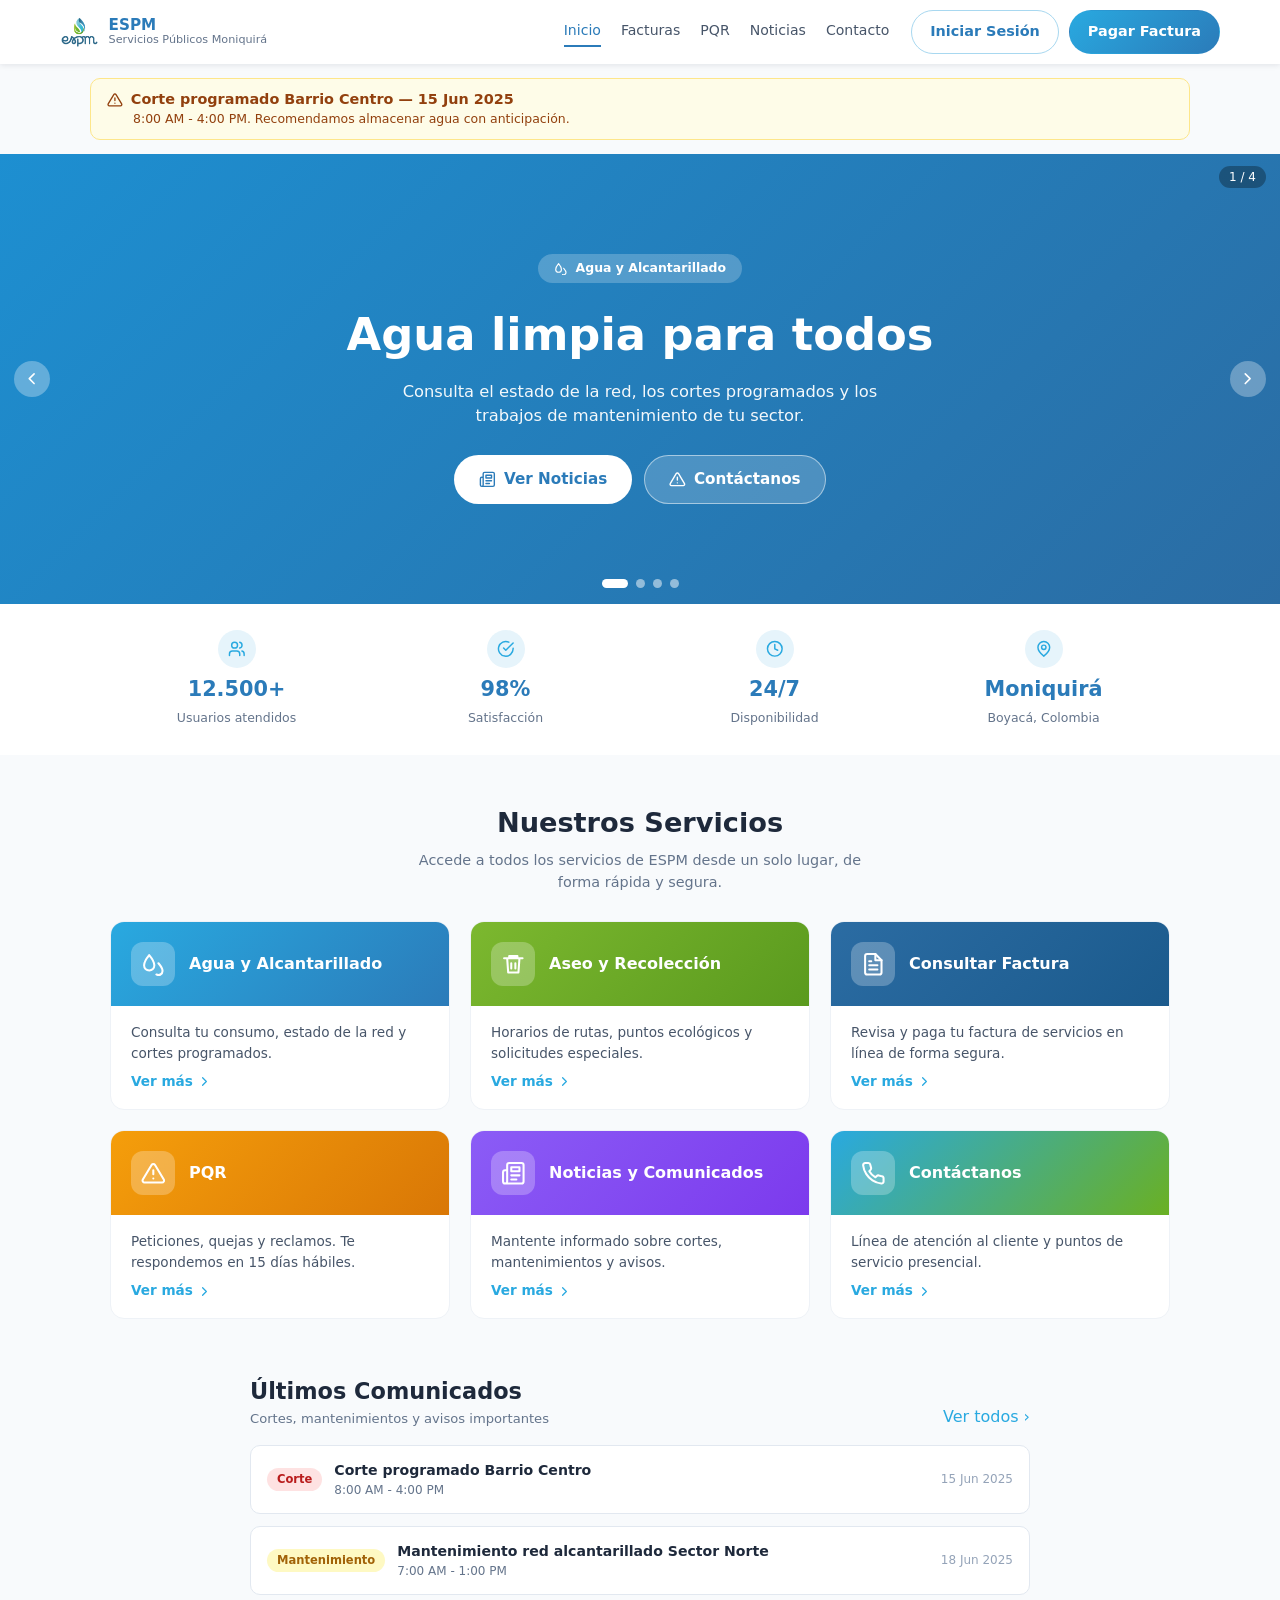
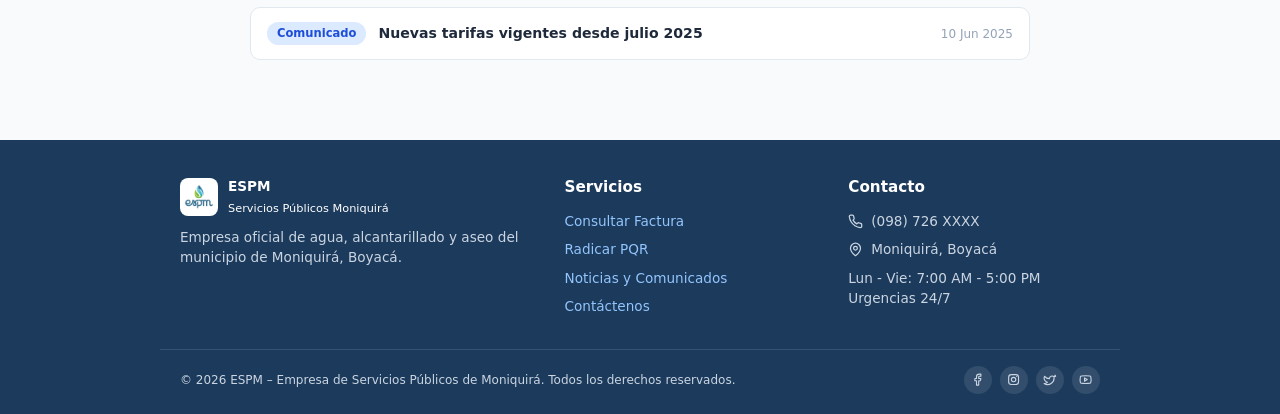
<file: index.html>
<!DOCTYPE html>
<!--
  Página: Inicio (portal ESPM Moniquirá Conecta)
  Contiene: aviso de corte, carrusel, estadísticas, servicios y últimos comunicados.
  La barra de navegación y el pie de página los construye js/componentes.js.
  La lógica de esta página está en js/inicio.js.
-->
<html lang="es">
<head>
  <meta charset="UTF-8">
  <meta name="viewport" content="width=device-width, initial-scale=1.0">
  <title>Inicio · ESPM Moniquirá Conecta</title>
  <link rel="stylesheet" href="css/base.css">
  <link rel="stylesheet" href="css/portal.css">
</head>
<body data-pagina="inicio">

  <header id="encabezado"></header>

  <main>
    <!-- Aviso amarillo (se llena desde js/inicio.js con el primer corte programado) -->
    <div class="aviso-corte" id="avisoCorte"></div>

    <!-- Carrusel principal (las diapositivas las crea js/inicio.js) -->
    <section class="carrusel" id="carrusel" aria-label="Destacados"></section>

    <!-- Estadísticas -->
    <section class="estadisticas">
      <div class="contenedor estadisticas-rejilla">
        <div class="estadistica">
          <div class="circulo" data-icono="users"></div>
          <strong>12.500+</strong>
          <span>Usuarios atendidos</span>
        </div>
        <div class="estadistica">
          <div class="circulo" data-icono="check-circle"></div>
          <strong>98%</strong>
          <span>Satisfacción</span>
        </div>
        <div class="estadistica">
          <div class="circulo" data-icono="clock"></div>
          <strong>24/7</strong>
          <span>Disponibilidad</span>
        </div>
        <div class="estadistica">
          <div class="circulo" data-icono="map-pin"></div>
          <strong>Moniquirá</strong>
          <span>Boyacá, Colombia</span>
        </div>
      </div>
    </section>

    <!-- Nuestros servicios -->
    <section class="seccion">
      <div class="contenedor">
        <h2 class="seccion-titulo">Nuestros Servicios</h2>
        <p class="seccion-sub">Accede a todos los servicios de ESPM desde un solo lugar, de forma rápida y segura.</p>

        <div class="servicios">
          <a class="servicio" href="noticias.html">
            <div class="servicio-cabecera g-agua"><span class="chip" data-icono="droplets"></span> Agua y Alcantarillado</div>
            <div class="servicio-cuerpo">Consulta tu consumo, estado de la red y cortes programados.<br>
              <span class="ver-mas">Ver más <span data-icono="chevron-right"></span></span></div>
          </a>
          <a class="servicio" href="noticias.html">
            <div class="servicio-cabecera g-aseo"><span class="chip" data-icono="trash"></span> Aseo y Recolección</div>
            <div class="servicio-cuerpo">Horarios de rutas, puntos ecológicos y solicitudes especiales.<br>
              <span class="ver-mas">Ver más <span data-icono="chevron-right"></span></span></div>
          </a>
          <a class="servicio" href="facturas.html">
            <div class="servicio-cabecera g-factura"><span class="chip" data-icono="file-text"></span> Consultar Factura</div>
            <div class="servicio-cuerpo">Revisa y paga tu factura de servicios en línea de forma segura.<br>
              <span class="ver-mas">Ver más <span data-icono="chevron-right"></span></span></div>
          </a>
          <a class="servicio" href="pqr.html">
            <div class="servicio-cabecera g-pqr"><span class="chip" data-icono="alert"></span> PQR</div>
            <div class="servicio-cuerpo">Peticiones, quejas y reclamos. Te respondemos en 15 días hábiles.<br>
              <span class="ver-mas">Ver más <span data-icono="chevron-right"></span></span></div>
          </a>
          <a class="servicio" href="noticias.html">
            <div class="servicio-cabecera g-noticias"><span class="chip" data-icono="newspaper"></span> Noticias y Comunicados</div>
            <div class="servicio-cuerpo">Mantente informado sobre cortes, mantenimientos y avisos.<br>
              <span class="ver-mas">Ver más <span data-icono="chevron-right"></span></span></div>
          </a>
          <a class="servicio" href="contacto.html">
            <div class="servicio-cabecera g-contacto"><span class="chip" data-icono="phone"></span> Contáctanos</div>
            <div class="servicio-cuerpo">Línea de atención al cliente y puntos de servicio presencial.<br>
              <span class="ver-mas">Ver más <span data-icono="chevron-right"></span></span></div>
          </a>
        </div>
      </div>
    </section>

    <!-- Últimos comunicados (los crea js/inicio.js desde js/datos.js) -->
    <section class="seccion">
      <div class="contenedor">
        <div class="comunicados">
          <div class="comunicados-cabecera">
            <div>
              <h2>Últimos Comunicados</h2>
              <p>Cortes, mantenimientos y avisos importantes</p>
            </div>
            <a href="noticias.html">Ver todos ›</a>
          </div>
          <div id="listaComunicados"></div>
        </div>
      </div>
    </section>
  </main>

  <footer id="pie"></footer>

  <script src="js/iconos.js"></script>
  <script src="js/config.js"></script>
  <script src="js/utilidades.js"></script>
  <script src="js/datos.js"></script>
  <script src="js/componentes.js"></script>
  <script src="js/inicio.js"></script>
</body>
</html>
</file>
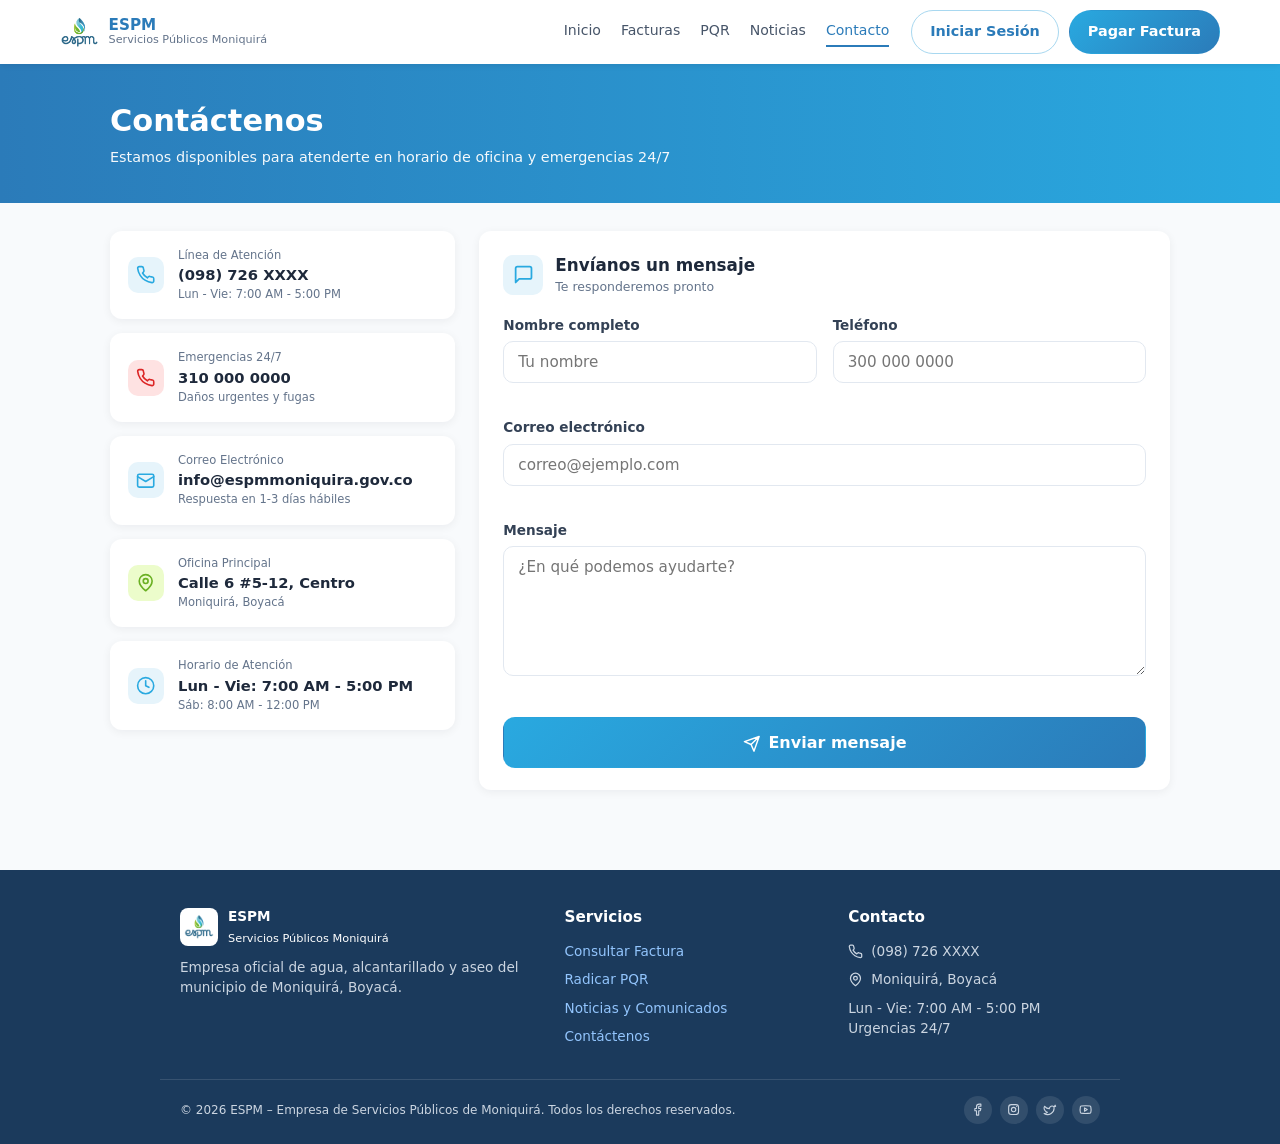
<file: contacto.html>
<!DOCTYPE html>
<!--
  Página: Contáctenos
  Muestra los datos de contacto de ESPM y un formulario de mensaje.
  La lógica está en js/contacto.js.
-->
<html lang="es">
<head>
  <meta charset="UTF-8">
  <meta name="viewport" content="width=device-width, initial-scale=1.0">
  <title>Contacto · ESPM Moniquirá Conecta</title>
  <link rel="stylesheet" href="css/base.css">
  <link rel="stylesheet" href="css/portal.css">
</head>
<body data-pagina="contacto">

  <header id="encabezado"></header>

  <main>
    <section class="banda banda-contacto">
      <div class="contenedor">
        <h1>Contáctenos</h1>
        <p>Estamos disponibles para atenderte en horario de oficina y emergencias 24/7</p>
      </div>
    </section>

    <div class="contenedor contacto-rejilla">

      <!-- Datos de contacto -->
      <aside>
        <div class="dato-contacto">
          <span class="chip" data-icono="phone"></span>
          <div><small>Línea de Atención</small><strong>(098) 726 XXXX</strong><small>Lun - Vie: 7:00 AM - 5:00 PM</small></div>
        </div>
        <div class="dato-contacto">
          <span class="chip rojo" data-icono="phone"></span>
          <div><small>Emergencias 24/7</small><strong>310 000 0000</strong><small>Daños urgentes y fugas</small></div>
        </div>
        <div class="dato-contacto">
          <span class="chip" data-icono="mail"></span>
          <div><small>Correo Electrónico</small><strong>info@espmmoniquira.gov.co</strong><small>Respuesta en 1-3 días hábiles</small></div>
        </div>
        <div class="dato-contacto">
          <span class="chip verde" data-icono="map-pin"></span>
          <div><small>Oficina Principal</small><strong>Calle 6 #5-12, Centro</strong><small>Moniquirá, Boyacá</small></div>
        </div>
        <div class="dato-contacto">
          <span class="chip" data-icono="clock"></span>
          <div><small>Horario de Atención</small><strong>Lun - Vie: 7:00 AM - 5:00 PM</strong><small>Sáb: 8:00 AM - 12:00 PM</small></div>
        </div>
      </aside>

      <!-- Formulario -->
      <section class="tarjeta formulario-contacto">
        <h2>
          <span class="chip" data-icono="message"></span>
          <span>Envíanos un mensaje<small>Te responderemos pronto</small></span>
        </h2>

        <form id="formContacto" novalidate>
          <div class="rejilla-2">
            <div class="campo">
              <label for="nombre">Nombre completo</label>
              <input type="text" id="nombre" placeholder="Tu nombre" autocomplete="name">
              <span class="error" id="error-nombre"></span>
            </div>
            <div class="campo">
              <label for="telefono">Teléfono</label>
              <input type="tel" id="telefono" placeholder="300 000 0000" inputmode="numeric" maxlength="13">
              <span class="error" id="error-telefono"></span>
            </div>
          </div>

          <div class="campo">
            <label for="correo">Correo electrónico</label>
            <input type="email" id="correo" placeholder="correo@ejemplo.com" autocomplete="email">
            <span class="error" id="error-correo"></span>
          </div>

          <div class="campo">
            <label for="mensajeTexto">Mensaje</label>
            <textarea id="mensajeTexto" placeholder="¿En qué podemos ayudarte?"></textarea>
            <span class="error" id="error-mensajeTexto"></span>
          </div>

          <div id="mensaje" class="mensaje" role="alert"></div>

          <button type="submit" class="btn btn-primario btn-enviar"><span data-icono="send"></span> Enviar mensaje</button>
        </form>
      </section>
    </div>
  </main>

  <footer id="pie"></footer>

  <script src="js/iconos.js"></script>
  <script src="js/config.js"></script>
  <script src="js/utilidades.js"></script>
  <script src="js/datos.js"></script>
  <script src="js/componentes.js"></script>
  <script src="js/contacto.js"></script>
</body>
</html>
</file>
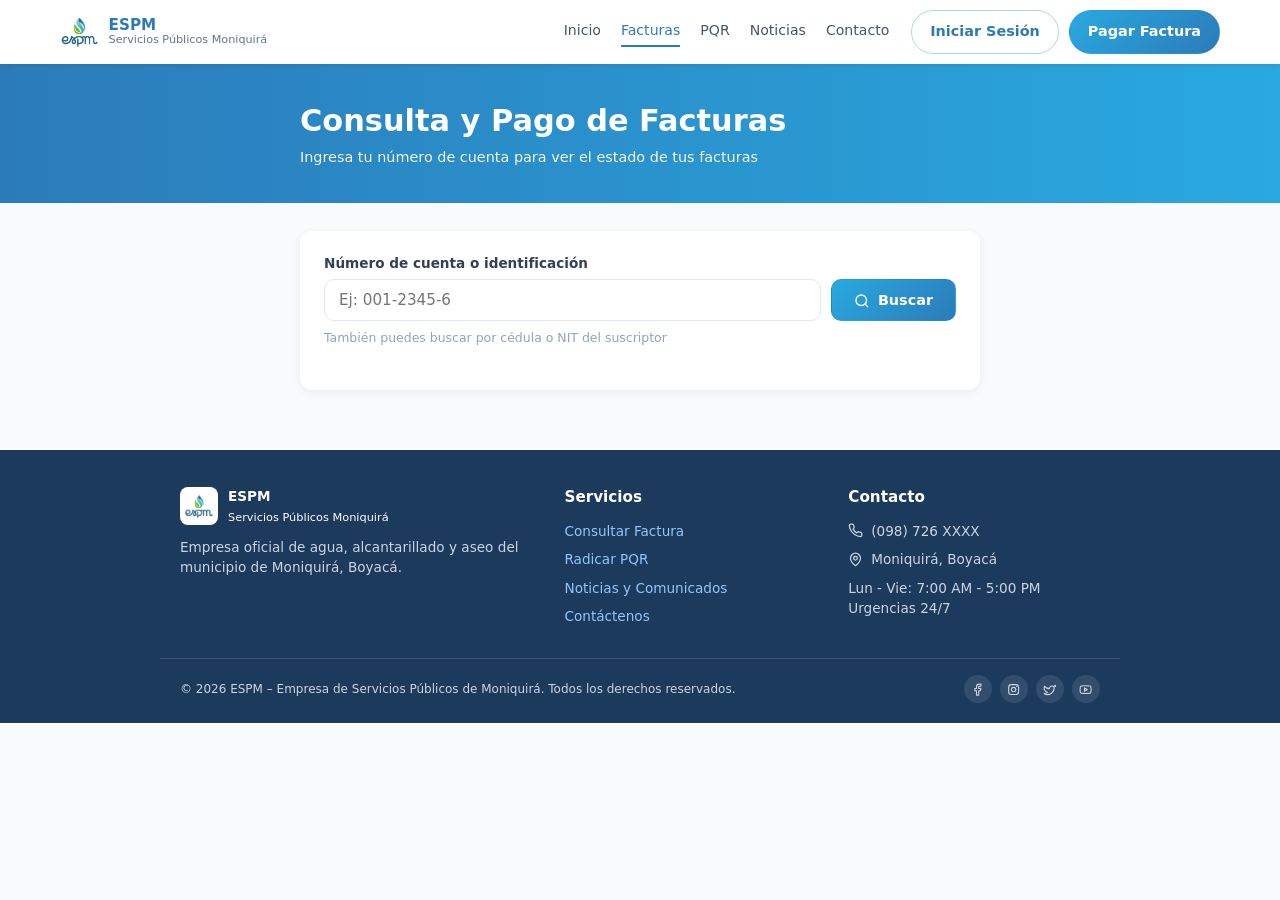
<file: facturas.html>
<!DOCTYPE html>
<!--
  Página: Consulta y pago de facturas
  El usuario escribe su número de cuenta o cédula y se muestran sus facturas.
  La lógica está en js/facturas.js y los datos de ejemplo en js/datos.js.
-->
<html lang="es">
<head>
  <meta charset="UTF-8">
  <meta name="viewport" content="width=device-width, initial-scale=1.0">
  <title>Facturas · ESPM Moniquirá Conecta</title>
  <link rel="stylesheet" href="css/base.css">
  <link rel="stylesheet" href="css/portal.css">
</head>
<body data-pagina="facturas">

  <header id="encabezado"></header>

  <main>
    <section class="banda banda-azul">
      <div class="centrado" style="margin-top:0">
        <h1>Consulta y Pago de Facturas</h1>
        <p>Ingresa tu número de cuenta para ver el estado de tus facturas</p>
      </div>
    </section>

    <div class="centrado">
      <div class="tarjeta">
        <form id="formFacturas" novalidate>
          <div class="campo" style="margin-bottom:0">
            <label for="busqueda">Número de cuenta o identificación</label>
            <div class="fila-busqueda">
              <input type="text" id="busqueda" placeholder="Ej: 001-2345-6" autocomplete="off">
              <button type="submit" class="btn btn-primario"><span data-icono="search"></span> Buscar</button>
            </div>
            <p class="ayuda">También puedes buscar por cédula o NIT del suscriptor</p>
            <span class="error" id="error-busqueda"></span>
          </div>
        </form>
      </div>

      <!-- Aquí aparecen las facturas encontradas -->
      <div id="resultados"></div>
    </div>
  </main>

  <footer id="pie"></footer>

  <script src="js/iconos.js"></script>
  <script src="js/config.js"></script>
  <script src="js/utilidades.js"></script>
  <script src="js/datos.js"></script>
  <script src="js/componentes.js"></script>
  <script src="js/facturas.js"></script>
</body>
</html>
</file>
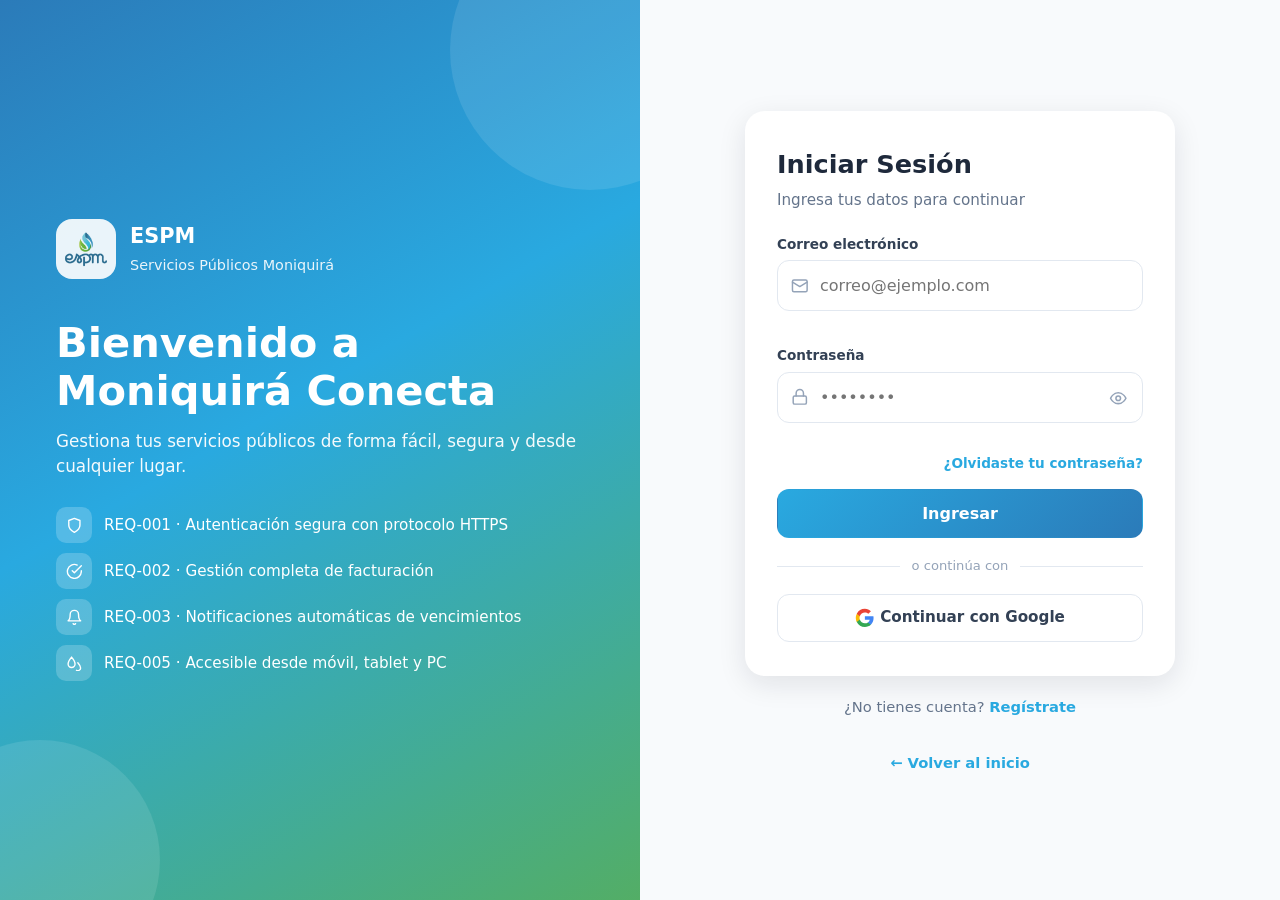
<file: login.html>
<!DOCTYPE html>
<!--
  Página: Iniciar sesión
  Diseño en dos columnas: panel de bienvenida (izquierda) y formulario (derecha).
  La lógica está en js/login.js.
-->
<html lang="es">
<head>
  <meta charset="UTF-8">
  <meta name="viewport" content="width=device-width, initial-scale=1.0">
  <title>Iniciar sesión · ESPM Moniquirá Conecta</title>
  <link rel="stylesheet" href="css/base.css">
  <link rel="stylesheet" href="css/auth.css">
</head>
<body>
  <div class="auth">

    <!-- Panel izquierdo: mensaje de bienvenida y requisitos del sistema -->
    <section class="auth-panel">
      <div class="panel-marca">
        <span class="logo-caja"><img src="img/logo-espm.png" alt="Logo ESPM"></span>
        <div>
          <strong>ESPM</strong>
          <span>Servicios Públicos Moniquirá</span>
        </div>
      </div>

      <h1>Bienvenido a<br>Moniquirá Conecta</h1>
      <p class="lema">Gestiona tus servicios públicos de forma fácil, segura y desde cualquier lugar.</p>

      <ul class="lista-req">
        <li><span class="chip" data-icono="shield"></span> REQ-001 · Autenticación segura con protocolo HTTPS</li>
        <li><span class="chip" data-icono="check-circle"></span> REQ-002 · Gestión completa de facturación</li>
        <li><span class="chip" data-icono="bell"></span> REQ-003 · Notificaciones automáticas de vencimientos</li>
        <li><span class="chip" data-icono="droplets"></span> REQ-005 · Accesible desde móvil, tablet y PC</li>
      </ul>
    </section>

    <!-- Panel derecho: formulario -->
    <section class="auth-lado">
      <div class="tarjeta-auth">
        <h2>Iniciar Sesión</h2>
        <p class="subtitulo">Ingresa tus datos para continuar</p>

        <!-- novalidate: la validación la hacemos nosotros en js/login.js -->
        <form id="formLogin" novalidate>
          <div class="campo">
            <label for="correo">Correo electrónico</label>
            <div class="entrada">
              <span class="entrada-icono" data-icono="mail"></span>
              <input type="email" id="correo" placeholder="correo@ejemplo.com" autocomplete="email">
            </div>
            <span class="error" id="error-correo"></span>
          </div>

          <div class="campo">
            <label for="contrasena">Contraseña</label>
            <div class="entrada">
              <span class="entrada-icono" data-icono="lock"></span>
              <input type="password" id="contrasena" placeholder="••••••••" autocomplete="current-password">
              <button type="button" class="ojo" data-objetivo="contrasena" aria-label="Mostrar contraseña" data-icono="eye"></button>
            </div>
            <span class="error" id="error-contrasena"></span>
          </div>

          <a class="enlace-olvido" href="recuperar.html">¿Olvidaste tu contraseña?</a>

          <!-- Aquí se muestra la respuesta de la API (éxito o error) -->
          <div id="mensaje" class="mensaje" role="alert"></div>

          <button type="submit" id="botonEnviar" class="btn btn-primario btn-bloque">Ingresar</button>
        </form>

        <div class="separador">o continúa con</div>

        <button type="button" id="botonGoogle" class="btn-google">
          <span data-icono="google"></span> Continuar con Google
        </button>
      </div>

      <p class="enlace-inferior">¿No tienes cuenta? <a href="registro.html">Regístrate</a></p>
      <p class="enlace-inferior"><a href="index.html">← Volver al inicio</a></p>
    </section>
  </div>

  <!-- El orden importa: iconos, configuración, utilidades, API y por último la lógica de la página -->
  <script src="js/iconos.js"></script>
  <script src="js/config.js"></script>
  <script src="js/utilidades.js"></script>
  <script src="js/api.js"></script>
  <script src="js/login.js"></script>
</body>
</html>
</file>
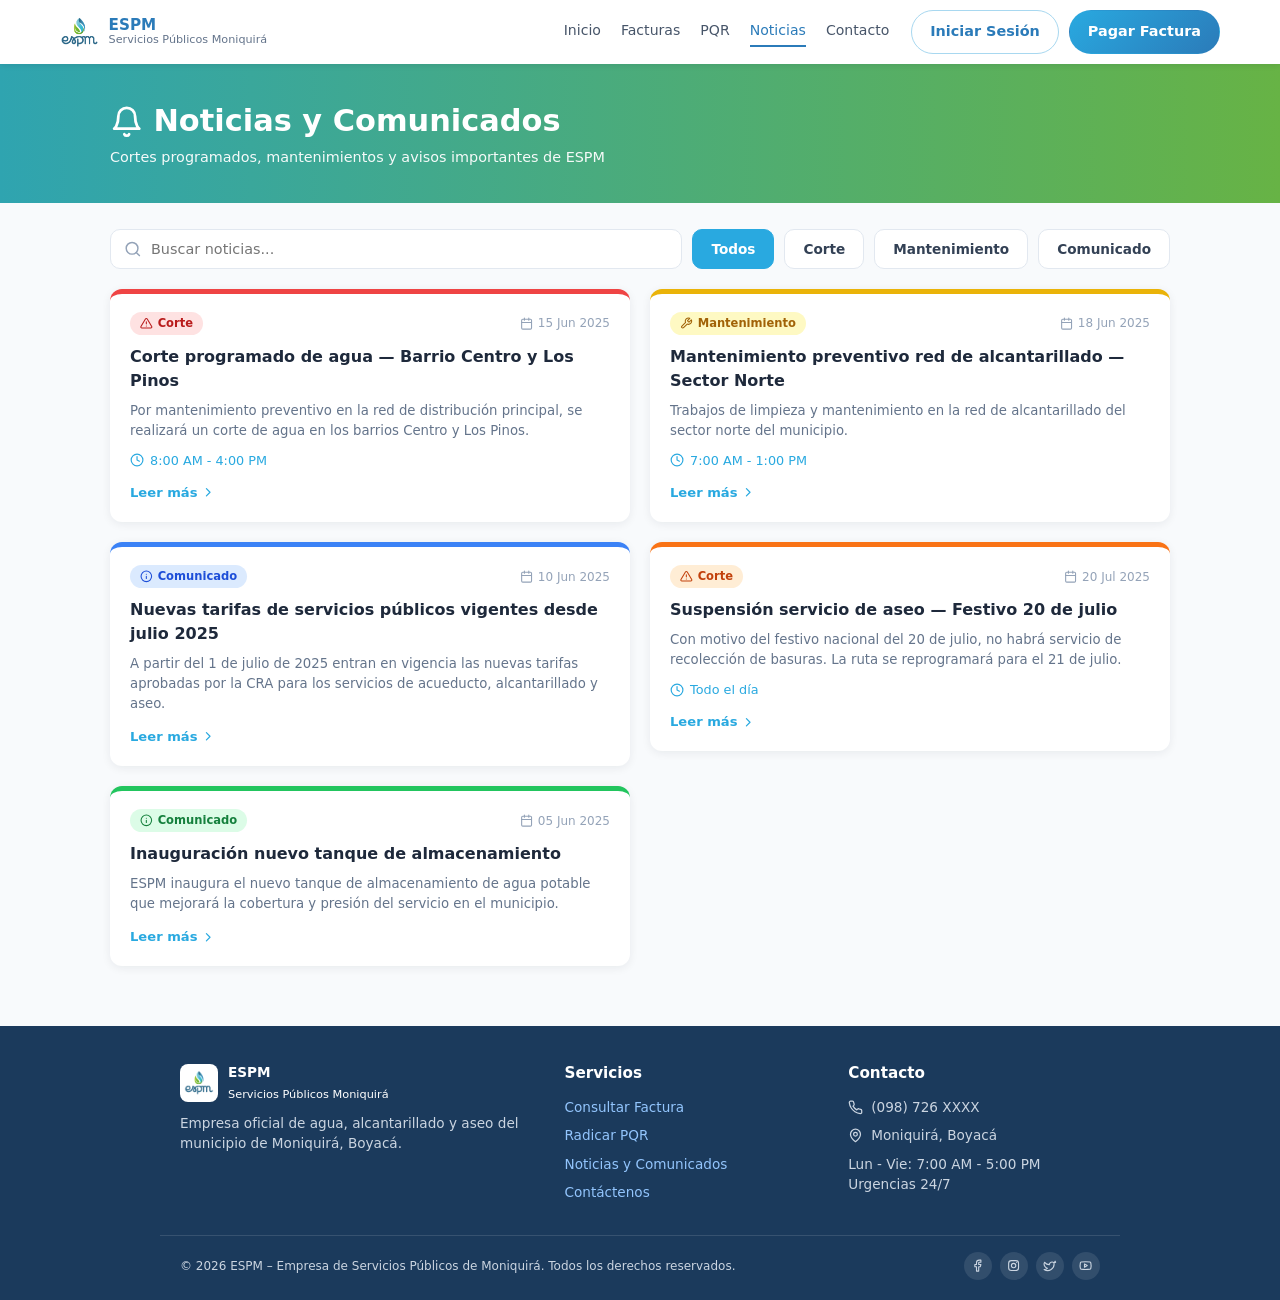
<file: noticias.html>
<!DOCTYPE html>
<!--
  Página: Noticias y comunicados
  Buscador + filtros por tipo (Todos, Corte, Mantenimiento, Comunicado).
  La lógica está en js/noticias.js y los datos en js/datos.js.
-->
<html lang="es">
<head>
  <meta charset="UTF-8">
  <meta name="viewport" content="width=device-width, initial-scale=1.0">
  <title>Noticias · ESPM Moniquirá Conecta</title>
  <link rel="stylesheet" href="css/base.css">
  <link rel="stylesheet" href="css/portal.css">
</head>
<body data-pagina="noticias">

  <header id="encabezado"></header>

  <main>
    <section class="banda banda-noticias">
      <div class="contenedor">
        <h1><span data-icono="bell"></span> Noticias y Comunicados</h1>
        <p>Cortes programados, mantenimientos y avisos importantes de ESPM</p>
      </div>
    </section>

    <div class="contenedor">
      <!-- Buscador y filtros -->
      <div class="barra-noticias">
        <div class="buscador">
          <span data-icono="search"></span>
          <input type="search" id="buscadorNoticias" placeholder="Buscar noticias...">
        </div>
        <div id="filtros" style="display:flex;gap:10px;flex-wrap:wrap">
          <button type="button" class="filtro activo" data-tipo="Todos">Todos</button>
          <button type="button" class="filtro" data-tipo="Corte">Corte</button>
          <button type="button" class="filtro" data-tipo="Mantenimiento">Mantenimiento</button>
          <button type="button" class="filtro" data-tipo="Comunicado">Comunicado</button>
        </div>
      </div>

      <!-- Tarjetas (las crea js/noticias.js) -->
      <div class="rejilla-noticias" id="listaNoticias"></div>
    </div>
  </main>

  <footer id="pie"></footer>

  <script src="js/iconos.js"></script>
  <script src="js/config.js"></script>
  <script src="js/utilidades.js"></script>
  <script src="js/datos.js"></script>
  <script src="js/componentes.js"></script>
  <script src="js/noticias.js"></script>
</body>
</html>
</file>
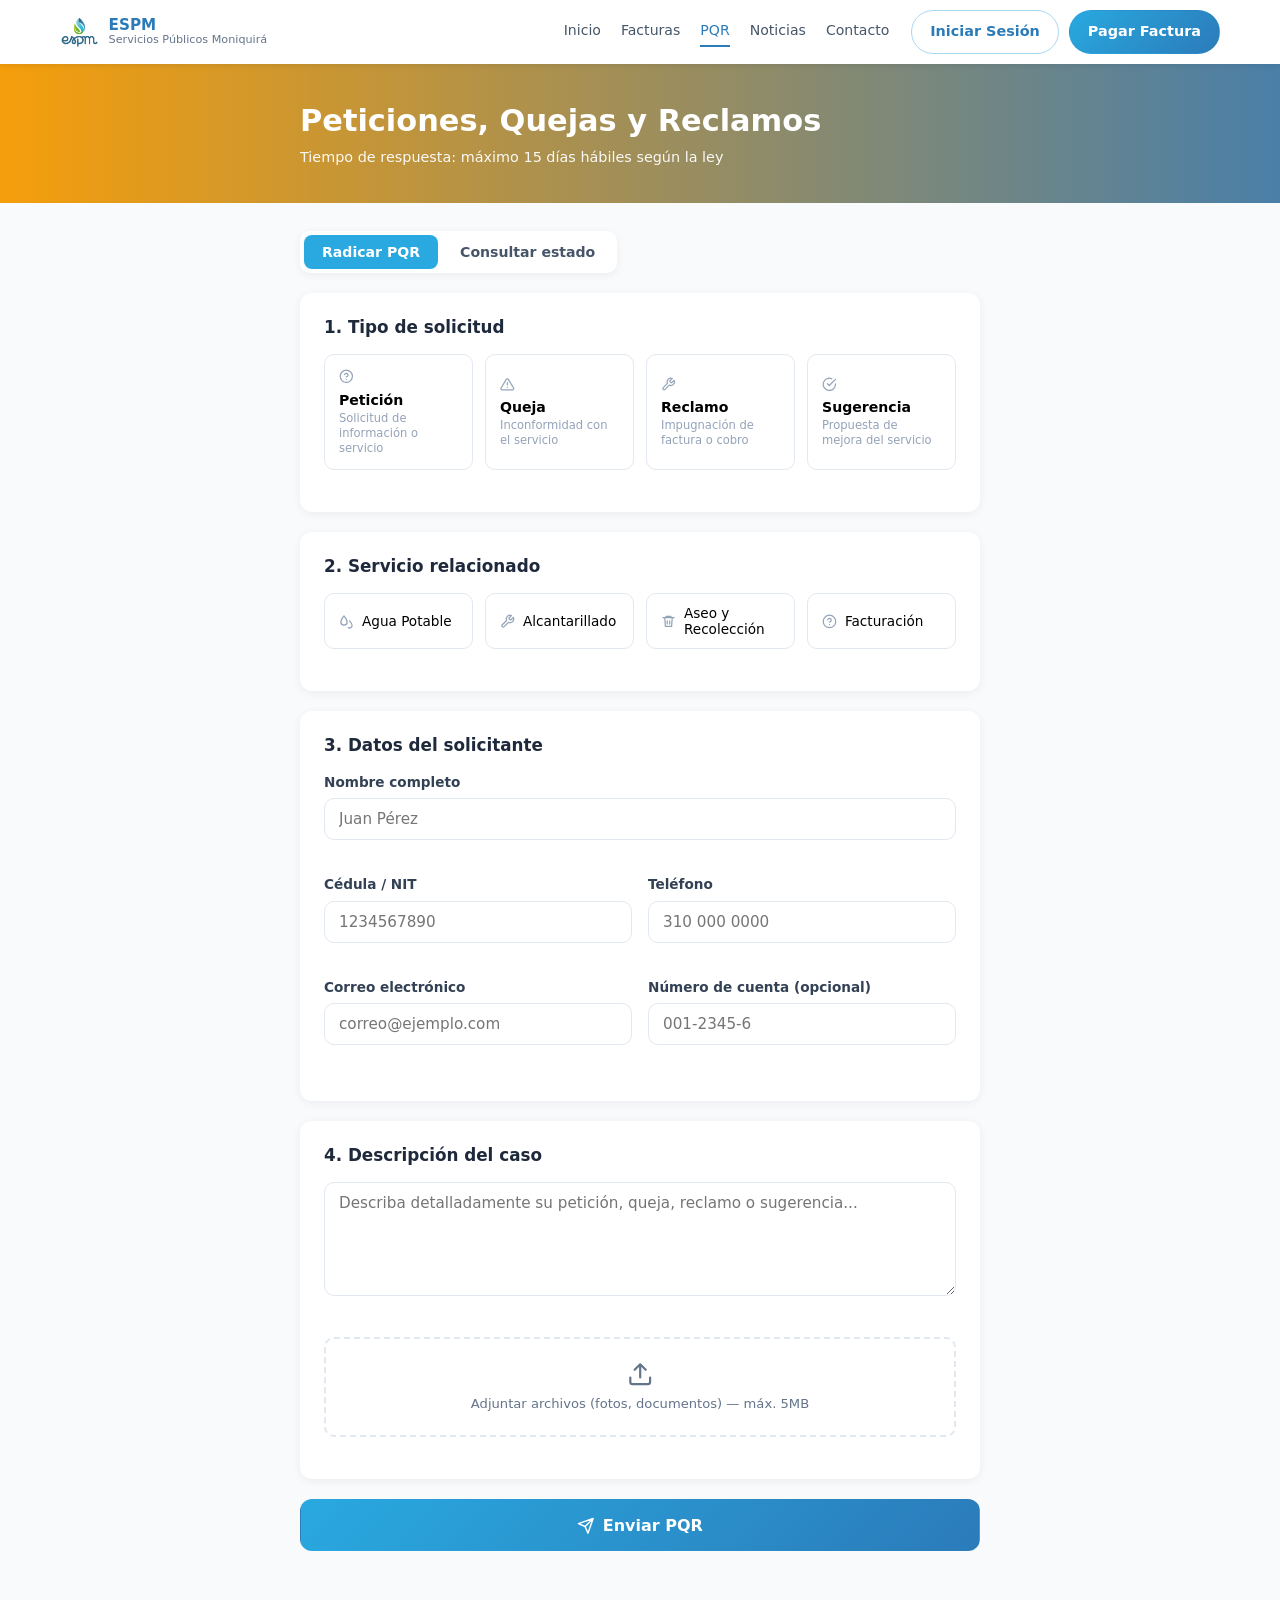
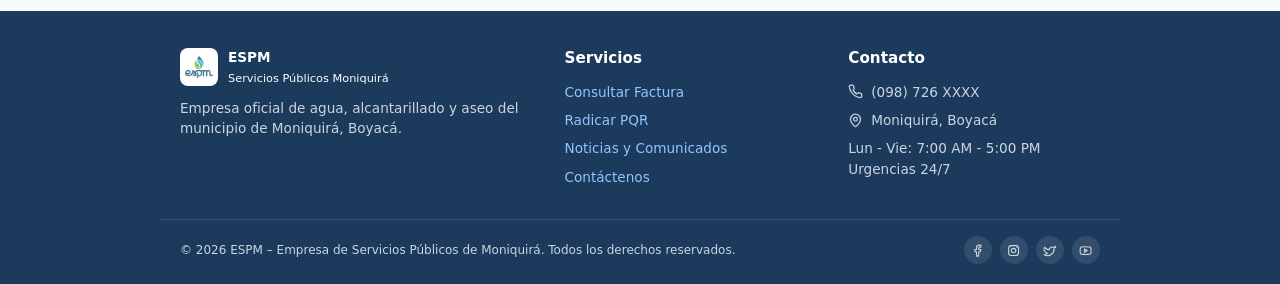
<file: pqr.html>
<!DOCTYPE html>
<!--
  Página: Peticiones, Quejas y Reclamos (PQR)
  Dos pestañas: "Radicar PQR" (formulario) y "Consultar estado" (búsqueda por cédula).
  La lógica está en js/pqr.js.
-->
<html lang="es">
<head>
  <meta charset="UTF-8">
  <meta name="viewport" content="width=device-width, initial-scale=1.0">
  <title>PQR · ESPM Moniquirá Conecta</title>
  <link rel="stylesheet" href="css/base.css">
  <link rel="stylesheet" href="css/portal.css">
</head>
<body data-pagina="pqr">

  <header id="encabezado"></header>

  <main>
    <section class="banda banda-pqr">
      <div class="centrado" style="margin-top:0">
        <h1>Peticiones, Quejas y Reclamos</h1>
        <p>Tiempo de respuesta: máximo 15 días hábiles según la ley</p>
      </div>
    </section>

    <div class="centrado">

      <!-- Pestañas -->
      <div class="pestanas" role="tablist">
        <button type="button" class="pestana activa" id="pestanaRadicar" role="tab">Radicar PQR</button>
        <button type="button" class="pestana" id="pestanaConsultar" role="tab">Consultar estado</button>
      </div>

      <!-- ===== Pestaña 1: radicar ===== -->
      <section id="panelRadicar">
        <form id="formPqr" novalidate>

          <div class="tarjeta" id="exitoPqr" style="display:none"></div>

          <div class="tarjeta">
            <h2>1. Tipo de solicitud</h2>
            <div class="opciones-tipo" id="grupoTipo">
              <button type="button" class="opcion" data-valor="Petición">
                <span data-icono="help"></span><strong>Petición</strong><small>Solicitud de información o servicio</small>
              </button>
              <button type="button" class="opcion" data-valor="Queja">
                <span data-icono="alert"></span><strong>Queja</strong><small>Inconformidad con el servicio</small>
              </button>
              <button type="button" class="opcion" data-valor="Reclamo">
                <span data-icono="wrench"></span><strong>Reclamo</strong><small>Impugnación de factura o cobro</small>
              </button>
              <button type="button" class="opcion" data-valor="Sugerencia">
                <span data-icono="check-circle"></span><strong>Sugerencia</strong><small>Propuesta de mejora del servicio</small>
              </button>
            </div>
            <span class="error" id="error-tipo"></span>
          </div>

          <div class="tarjeta">
            <h2>2. Servicio relacionado</h2>
            <div class="opciones-servicio" id="grupoServicio">
              <button type="button" class="opcion" data-valor="Agua Potable"><span data-icono="droplets"></span> Agua Potable</button>
              <button type="button" class="opcion" data-valor="Alcantarillado"><span data-icono="wrench"></span> Alcantarillado</button>
              <button type="button" class="opcion" data-valor="Aseo y Recolección"><span data-icono="trash"></span> Aseo y Recolección</button>
              <button type="button" class="opcion" data-valor="Facturación"><span data-icono="help"></span> Facturación</button>
            </div>
            <span class="error" id="error-servicio"></span>
          </div>

          <div class="tarjeta">
            <h2>3. Datos del solicitante</h2>

            <div class="campo">
              <label for="nombre">Nombre completo</label>
              <input type="text" id="nombre" placeholder="Juan Pérez" autocomplete="name">
              <span class="error" id="error-nombre"></span>
            </div>

            <div class="rejilla-2">
              <div class="campo">
                <label for="cedula">Cédula / NIT</label>
                <input type="text" id="cedula" placeholder="1234567890" inputmode="numeric" maxlength="12">
                <span class="error" id="error-cedula"></span>
              </div>
              <div class="campo">
                <label for="telefono">Teléfono</label>
                <input type="tel" id="telefono" placeholder="310 000 0000" inputmode="numeric" maxlength="13">
                <span class="error" id="error-telefono"></span>
              </div>
              <div class="campo">
                <label for="correo">Correo electrónico</label>
                <input type="email" id="correo" placeholder="correo@ejemplo.com" autocomplete="email">
                <span class="error" id="error-correo"></span>
              </div>
              <div class="campo">
                <label for="cuenta">Número de cuenta (opcional)</label>
                <input type="text" id="cuenta" placeholder="001-2345-6">
                <span class="error" id="error-cuenta"></span>
              </div>
            </div>
          </div>

          <div class="tarjeta">
            <h2>4. Descripción del caso</h2>
            <div class="campo" style="margin-bottom:0">
              <textarea id="descripcion" rows="5" placeholder="Describa detalladamente su petición, queja, reclamo o sugerencia..."></textarea>
              <span class="error" id="error-descripcion"></span>
            </div>

            <label class="zona-archivo" for="archivo">
              <span data-icono="upload"></span>
              <span id="textoArchivo">Adjuntar archivos (fotos, documentos) — máx. 5MB</span>
              <input type="file" id="archivo" accept="image/*,.pdf,.doc,.docx">
            </label>
            <span class="error" id="error-archivo"></span>
          </div>

          <button type="submit" class="btn btn-primario btn-enviar"><span data-icono="send"></span> Enviar PQR</button>
        </form>
      </section>

      <!-- ===== Pestaña 2: consultar estado ===== -->
      <section id="panelConsultar" class="oculto">
        <div class="tarjeta">
          <form id="formConsulta" novalidate>
            <div class="campo" style="margin-bottom:0">
              <label for="cedulaConsulta">Consultar por número de cédula</label>
              <div class="fila-busqueda">
                <input type="text" id="cedulaConsulta" placeholder="Ej: 1234567890" inputmode="numeric" maxlength="12">
                <button type="submit" class="btn btn-primario"><span data-icono="search"></span> Buscar</button>
              </div>
              <span class="error" id="error-cedulaConsulta"></span>
            </div>
          </form>
        </div>
        <div id="resultadosPqr"></div>
      </section>
    </div>
  </main>

  <footer id="pie"></footer>

  <script src="js/iconos.js"></script>
  <script src="js/config.js"></script>
  <script src="js/utilidades.js"></script>
  <script src="js/datos.js"></script>
  <script src="js/componentes.js"></script>
  <script src="js/pqr.js"></script>
</body>
</html>
</file>
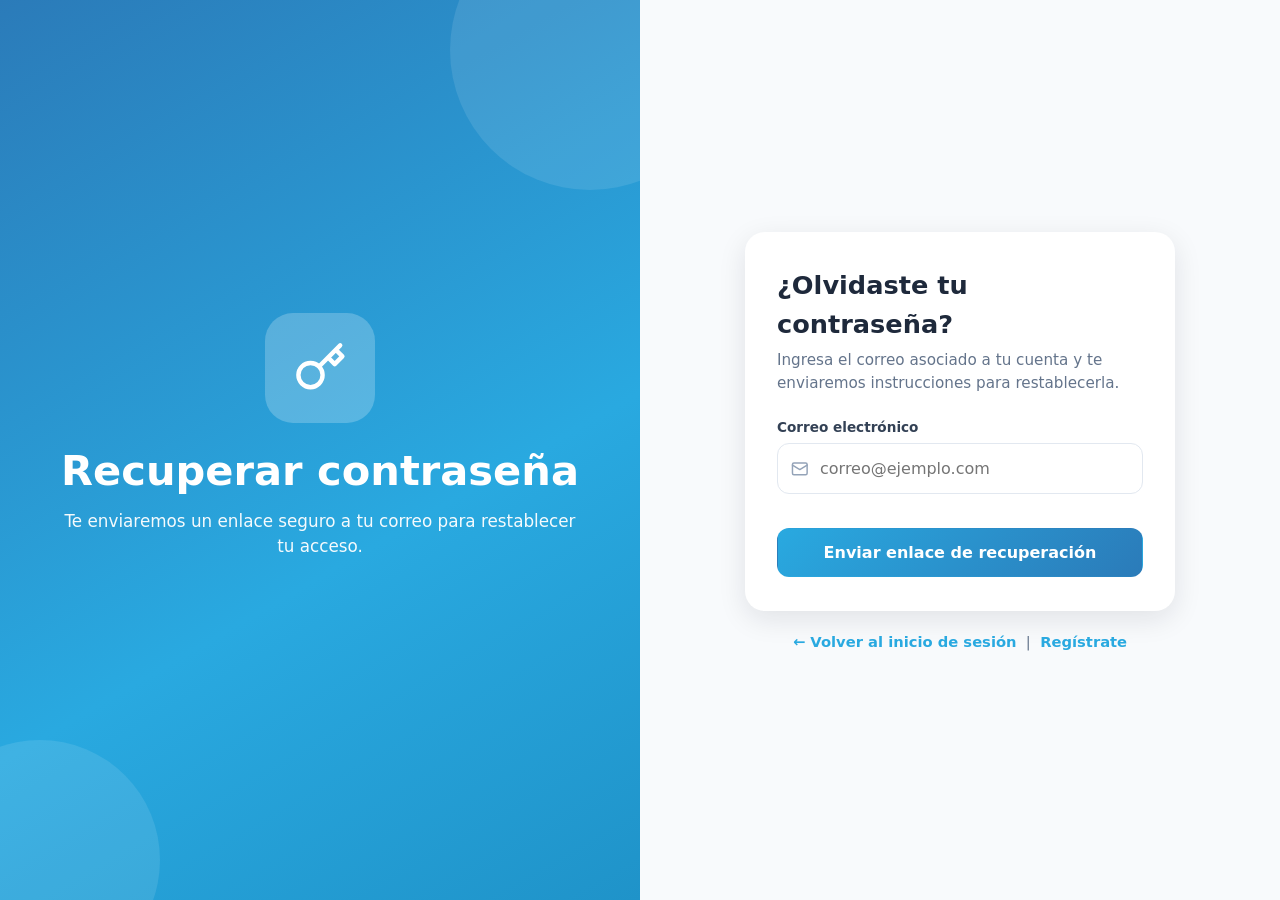
<file: recuperar.html>
<!DOCTYPE html>
<!--
  Página: Recuperar contraseña
  El usuario escribe su correo y la pantalla confirma que se envió el enlace.
  La lógica está en js/recuperar.js.
-->
<html lang="es">
<head>
  <meta charset="UTF-8">
  <meta name="viewport" content="width=device-width, initial-scale=1.0">
  <title>Recuperar contraseña · ESPM Moniquirá Conecta</title>
  <link rel="stylesheet" href="css/base.css">
  <link rel="stylesheet" href="css/auth.css">
</head>
<body>
  <div class="auth">

    <section class="auth-panel azul">
      <div class="icono-grande" data-icono="key"></div>
      <h1>Recuperar contraseña</h1>
      <p class="lema">Te enviaremos un enlace seguro a tu correo para restablecer tu acceso.</p>
    </section>

    <section class="auth-lado">
      <div class="tarjeta-auth">

        <!-- Estado 1: formulario para escribir el correo -->
        <div id="estadoFormulario">
          <h2>¿Olvidaste tu contraseña?</h2>
          <p class="subtitulo">Ingresa el correo asociado a tu cuenta y te enviaremos instrucciones para restablecerla.</p>

          <form id="formRecuperar" novalidate>
            <div class="campo">
              <label for="correo">Correo electrónico</label>
              <div class="entrada">
                <span class="entrada-icono" data-icono="mail"></span>
                <input type="email" id="correo" placeholder="correo@ejemplo.com" autocomplete="email">
              </div>
              <span class="error" id="error-correo"></span>
            </div>

            <button type="submit" class="btn btn-primario btn-bloque">Enviar enlace de recuperación</button>
          </form>
        </div>

        <!-- Estado 2: confirmación de envío -->
        <div id="estadoEnviado" class="exito-caja oculto">
          <div class="exito-icono" data-icono="check-circle"></div>
          <h2>¡Correo enviado!</h2>
          <p>Hemos enviado instrucciones a:</p>
          <p class="correo-destino" id="correoDestino"></p>
          <p class="nota">Revisa tu bandeja de entrada y sigue el enlace para restablecer tu contraseña.</p>
          <button type="button" id="botonOtroCorreo" class="btn-texto">Intentar con otro correo</button>
        </div>
      </div>

      <p class="enlace-inferior">
        <a href="login.html">← Volver al inicio de sesión</a> &nbsp;|&nbsp; <a href="registro.html">Regístrate</a>
      </p>
    </section>
  </div>

  <script src="js/iconos.js"></script>
  <script src="js/config.js"></script>
  <script src="js/utilidades.js"></script>
  <script src="js/recuperar.js"></script>
</body>
</html>
</file>
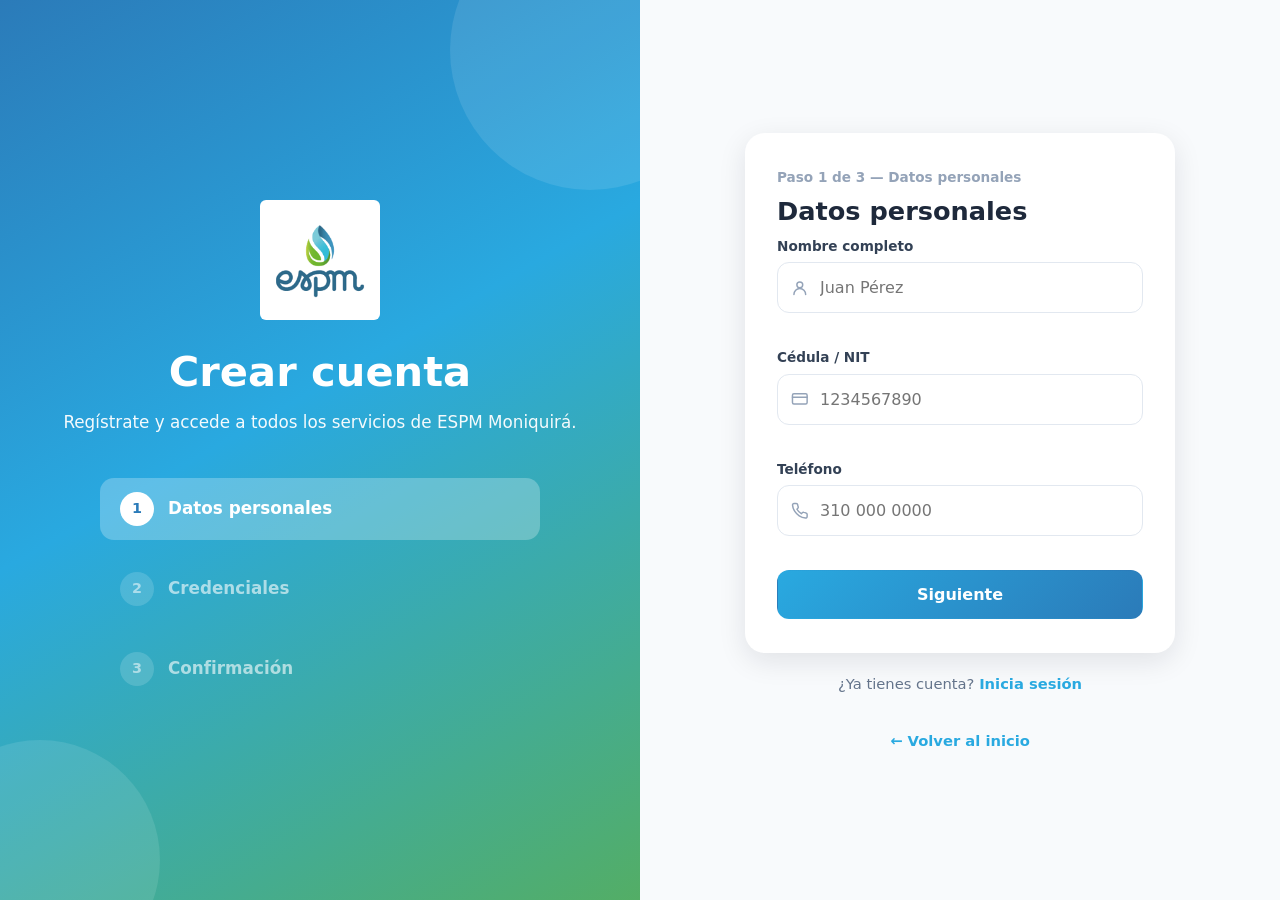
<file: registro.html>
<!DOCTYPE html>
<!--
  Página: Crear cuenta (registro en 3 pasos)
    Paso 1: datos personales
    Paso 2: credenciales (correo y contraseña)
    Paso 3: confirmación de los datos
  La lógica está en js/registro.js.
-->
<html lang="es">
<head>
  <meta charset="UTF-8">
  <meta name="viewport" content="width=device-width, initial-scale=1.0">
  <title>Crear cuenta · ESPM Moniquirá Conecta</title>
  <link rel="stylesheet" href="css/base.css">
  <link rel="stylesheet" href="css/auth.css">
</head>
<body>
  <div class="auth">

    <!-- Panel izquierdo: lista de pasos (se actualiza desde js/registro.js) -->
    <section class="auth-panel centro">
      <div class="logo-caja grande"><img src="img/logo-espm.png" alt="Logo ESPM"></div>
      <h1>Crear cuenta</h1>
      <p class="lema">Regístrate y accede a todos los servicios de ESPM Moniquirá.</p>

      <ol class="pasos-lista" id="listaPasos">
        <li data-paso="1" class="activo"><span class="numero">1</span> Datos personales</li>
        <li data-paso="2"><span class="numero">2</span> Credenciales</li>
        <li data-paso="3"><span class="numero">3</span> Confirmación</li>
      </ol>
    </section>

    <!-- Panel derecho: formulario por pasos -->
    <section class="auth-lado">
      <div class="tarjeta-auth">

        <!-- ===== PASO 1: datos personales ===== -->
        <form id="paso-1" class="paso-form" novalidate>
          <div class="etiqueta-paso">Paso 1 de 3 — Datos personales</div>
          <h2>Datos personales</h2>

          <div class="campo">
            <label for="nombre">Nombre completo</label>
            <div class="entrada">
              <span class="entrada-icono" data-icono="user"></span>
              <input type="text" id="nombre" placeholder="Juan Pérez" autocomplete="name">
            </div>
            <span class="error" id="error-nombre"></span>
          </div>

          <div class="campo">
            <label for="cedula">Cédula / NIT</label>
            <div class="entrada">
              <span class="entrada-icono" data-icono="card"></span>
              <input type="text" id="cedula" placeholder="1234567890" inputmode="numeric" maxlength="12">
            </div>
            <span class="error" id="error-cedula"></span>
          </div>

          <div class="campo">
            <label for="telefono">Teléfono</label>
            <div class="entrada">
              <span class="entrada-icono" data-icono="phone"></span>
              <input type="tel" id="telefono" placeholder="310 000 0000" inputmode="numeric" maxlength="13" autocomplete="tel">
            </div>
            <span class="error" id="error-telefono"></span>
          </div>

          <button type="submit" class="btn btn-primario btn-bloque">Siguiente</button>
        </form>

        <!-- ===== PASO 2: credenciales ===== -->
        <form id="paso-2" class="paso-form oculto" novalidate>
          <div class="etiqueta-paso">Paso 2 de 3 — Credenciales</div>
          <h2>Credenciales</h2>

          <div class="campo">
            <label for="correo">Correo electrónico</label>
            <div class="entrada">
              <span class="entrada-icono" data-icono="mail"></span>
              <input type="email" id="correo" placeholder="correo@ejemplo.com" autocomplete="email">
            </div>
            <span class="error" id="error-correo"></span>
          </div>

          <div class="campo">
            <label for="contrasena">Contraseña</label>
            <div class="entrada">
              <span class="entrada-icono" data-icono="lock"></span>
              <input type="password" id="contrasena" placeholder="Mínimo 6 caracteres" autocomplete="new-password">
              <button type="button" class="ojo" data-objetivo="contrasena" aria-label="Mostrar contraseña" data-icono="eye"></button>
            </div>
            <span class="error" id="error-contrasena"></span>
          </div>

          <div class="campo">
            <label for="confirmar">Confirmar contraseña</label>
            <div class="entrada">
              <span class="entrada-icono" data-icono="lock"></span>
              <input type="password" id="confirmar" placeholder="Repite la contraseña" autocomplete="new-password">
              <button type="button" class="ojo" data-objetivo="confirmar" aria-label="Mostrar contraseña" data-icono="eye"></button>
            </div>
            <span class="error" id="error-confirmar"></span>
          </div>

          <div class="btn-fila">
            <button type="button" class="btn btn-borde" data-accion="atras">Atrás</button>
            <button type="submit" class="btn btn-primario">Siguiente</button>
          </div>
        </form>

        <!-- ===== PASO 3: confirmación ===== -->
        <div id="paso-3" class="paso-form oculto">
          <div class="etiqueta-paso">Paso 3 de 3 — Confirmación</div>
          <h2>Confirmación</h2>
          <p class="subtitulo">Revisa tus datos antes de confirmar.</p>

          <dl class="resumen">
            <div><dt>Nombre</dt><dd id="resumenNombre"></dd></div>
            <div><dt>Cédula / NIT</dt><dd id="resumenCedula"></dd></div>
            <div><dt>Teléfono</dt><dd id="resumenTelefono"></dd></div>
            <div><dt>Correo</dt><dd id="resumenCorreo"></dd></div>
          </dl>

          <!-- Respuesta de la API (éxito o error) -->
          <div id="mensaje" class="mensaje" role="alert"></div>

          <div class="btn-fila">
            <button type="button" class="btn btn-borde" data-accion="atras">Atrás</button>
            <button type="button" id="botonConfirmar" class="btn btn-primario">Confirmar y crear cuenta</button>
          </div>
        </div>

        <!-- ===== Cuenta creada ===== -->
        <div id="exito" class="paso-form exito-caja oculto">
          <div class="exito-icono" data-icono="check-circle"></div>
          <h2>¡Cuenta creada!</h2>
          <p>Bienvenido/a, <strong id="nombreExito"></strong></p>
          <p class="nota">Tu cuenta ha sido registrada exitosamente.</p>
          <a class="btn btn-primario btn-bloque" href="login.html">Iniciar sesión</a>
        </div>
      </div>

      <p class="enlace-inferior">¿Ya tienes cuenta? <a href="login.html">Inicia sesión</a></p>
      <p class="enlace-inferior"><a href="index.html">← Volver al inicio</a></p>
    </section>
  </div>

  <script src="js/iconos.js"></script>
  <script src="js/config.js"></script>
  <script src="js/utilidades.js"></script>
  <script src="js/api.js"></script>
  <script src="js/registro.js"></script>
</body>
</html>
</file>
<file: css/base.css>
/* ==========================================================
   base.css
   Estilos COMPARTIDOS por todas las páginas:
   colores, tipografía, botones, barra de navegación,
   pie de página, avisos (toast) y formularios básicos.
   ========================================================== */

/* ---------- 1. Variables de color (cámbialas aquí y cambia todo el sitio) ---------- */
:root {
  --azul-claro: #29a9e0;
  --azul: #2b7bb9;
  --azul-oscuro: #1b3a5c;
  --verde: #6ab023;
  --naranja: #f59e0b;
  --morado: #8b5cf6;
  --rojo: #ef4444;
  --texto: #1e293b;
  --texto-suave: #64748b;
  --fondo: #f8fafc;
  --borde: #e2e8f0;
  --blanco: #ffffff;
  --degradado-azul: linear-gradient(135deg, var(--azul-claro), var(--azul));
  --sombra: 0 4px 16px rgba(15, 23, 42, 0.08);
  --radio: 12px;
}

/* ---------- 2. Reinicio y estilos generales ---------- */
* {
  box-sizing: border-box; /* el ancho incluye el relleno y el borde */
}

body {
  margin: 0;
  font-family: "Segoe UI", system-ui, -apple-system, Arial, sans-serif;
  color: var(--texto);
  background: var(--fondo);
  line-height: 1.5;
}

a {
  color: var(--azul-claro);
  text-decoration: none;
}

img {
  max-width: 100%;
}

h1, h2, h3, p {
  margin-top: 0;
}

/* Contenedor centrado que limita el ancho del contenido */
.contenedor {
  width: 100%;
  max-width: 1100px;
  margin: 0 auto;
  padding: 0 20px;
}

/* Icono SVG en línea (los dibuja js/iconos.js) */
.icono {
  width: 1.1em;
  height: 1.1em;
  flex-shrink: 0;
  vertical-align: middle;
}

/* Oculta un elemento (el JavaScript le quita o pone esta clase) */
.oculto {
  display: none !important;
}

/* ---------- 3. Botones ---------- */
.btn {
  display: inline-flex;
  align-items: center;
  justify-content: center;
  gap: 8px;
  padding: 10px 18px;
  border: 1px solid transparent;
  border-radius: 999px;
  font-family: inherit;
  font-size: 0.9rem;
  font-weight: 600;
  cursor: pointer;
  transition: transform 0.15s, box-shadow 0.15s, opacity 0.15s;
}

.btn:hover {
  transform: translateY(-1px);
  box-shadow: 0 6px 14px rgba(15, 23, 42, 0.15);
}

.btn:disabled {
  opacity: 0.6;
  cursor: not-allowed;
  transform: none;
  box-shadow: none;
}

.btn-primario {
  background: var(--degradado-azul);
  color: var(--blanco);
}

.btn-contorno {
  background: var(--blanco);
  color: var(--azul);
  border-color: #a8d8f0;
}

.btn-peligro {
  background: linear-gradient(135deg, #f05252, #dc2626);
  color: var(--blanco);
}

.btn-claro {
  background: var(--blanco);
  color: var(--azul);
}

.btn-fantasma {
  background: rgba(255, 255, 255, 0.18);
  color: var(--blanco);
  border-color: rgba(255, 255, 255, 0.5);
}

/* ---------- 4. Barra de navegación (la construye js/componentes.js) ---------- */
.encabezado {
  position: sticky;
  top: 0;
  z-index: 50;
  background: var(--blanco);
  box-shadow: 0 1px 6px rgba(15, 23, 42, 0.1);
}

.encabezado-interno {
  display: flex;
  align-items: center;
  justify-content: space-between;
  gap: 16px;
  max-width: 1200px;
  margin: 0 auto;
  padding: 10px 20px;
}

.marca {
  display: flex;
  align-items: center;
  gap: 10px;
  color: var(--azul);
}

.marca img {
  height: 34px;
  width: auto;
}

.marca span {
  display: flex;
  flex-direction: column;
  line-height: 1.15;
}

.marca strong {
  font-size: 0.95rem;
}

.marca small {
  font-size: 0.7rem;
  color: var(--texto-suave);
}

.menu {
  display: flex;
  align-items: center;
  gap: 22px;
}

.menu-enlaces {
  display: flex;
  align-items: center;
  gap: 20px;
}

.menu-enlaces a {
  padding: 4px 0;
  color: #475569;
  font-size: 0.88rem;
  font-weight: 500;
  border-bottom: 2px solid transparent;
}

.menu-enlaces a:hover,
.menu-enlaces a.activo {
  color: var(--azul);
  border-bottom-color: var(--azul);
}

.menu-acciones {
  display: flex;
  align-items: center;
  gap: 10px;
}

.saludo {
  font-size: 0.85rem;
  color: var(--texto-suave);
}

/* Botón de hamburguesa: solo se ve en pantallas pequeñas */
.menu-toggle {
  display: none;
  padding: 6px;
  border: 1px solid var(--borde);
  border-radius: 8px;
  background: var(--blanco);
  color: var(--azul);
  font-size: 1.4rem;
  cursor: pointer;
}

/* ---------- 5. Pie de página ---------- */
.pie {
  margin-top: 60px;
  padding: 36px 0 20px;
  background: var(--azul-oscuro);
  color: #cbd5e1;
  font-size: 0.85rem;
}

.pie-columnas {
  display: grid;
  grid-template-columns: 1.4fr 1fr 1fr;
  gap: 32px;
  max-width: 960px;
  margin: 0 auto;
  padding: 0 20px 24px;
}

.pie h4 {
  margin: 0 0 12px;
  color: var(--blanco);
  font-size: 0.95rem;
}

.pie a {
  display: block;
  margin-bottom: 8px;
  color: #93c5fd;
}

.pie a:hover {
  color: var(--blanco);
}

.pie-marca {
  display: flex;
  align-items: center;
  gap: 10px;
  margin-bottom: 10px;
  color: var(--blanco);
}

.pie-marca .logo-caja {
  display: grid;
  place-items: center;
  width: 38px;
  height: 38px;
  border-radius: 8px;
  background: var(--blanco);
}

.pie-marca .logo-caja img {
  width: 30px;
}

.pie-dato {
  display: flex;
  align-items: center;
  gap: 8px;
  margin-bottom: 8px;
}

.pie-inferior {
  display: flex;
  align-items: center;
  justify-content: space-between;
  gap: 12px;
  max-width: 960px;
  margin: 0 auto;
  padding: 16px 20px 0;
  border-top: 1px solid rgba(255, 255, 255, 0.12);
  font-size: 0.75rem;
}

.redes {
  display: flex;
  gap: 8px;
}

.redes a {
  display: grid;
  place-items: center;
  width: 28px;
  height: 28px;
  margin: 0;
  border-radius: 50%;
  background: rgba(255, 255, 255, 0.1);
  color: #cbd5e1;
}

/* ---------- 6. Aviso emergente (toast) ---------- */
.toast {
  position: fixed;
  right: 20px;
  bottom: 20px;
  z-index: 100;
  max-width: 320px;
  padding: 12px 16px;
  border-radius: 10px;
  background: var(--azul-oscuro);
  color: var(--blanco);
  font-size: 0.9rem;
  box-shadow: var(--sombra);
  opacity: 0;
  transform: translateY(10px);
  pointer-events: none;
  transition: opacity 0.25s, transform 0.25s;
}

.toast.visible {
  opacity: 1;
  transform: translateY(0);
}

/* ---------- 7. Formularios (campos, errores y mensajes) ---------- */
.campo {
  margin-bottom: 14px;
}

.campo label {
  display: block;
  margin-bottom: 6px;
  font-size: 0.85rem;
  font-weight: 600;
  color: #334155;
}

.entrada {
  position: relative;
  display: flex;
  align-items: center;
}

/* Icono que va dentro del campo, a la izquierda */
.entrada-icono {
  position: absolute;
  left: 14px;
  display: flex;
  color: #94a3b8;
  pointer-events: none;
}

.campo input,
.campo textarea,
.campo select {
  width: 100%;
  padding: 11px 14px;
  border: 1px solid var(--borde);
  border-radius: 10px;
  background: var(--blanco);
  font-family: inherit;
  font-size: 0.95rem;
  color: var(--texto);
}

.entrada input {
  padding-left: 42px;
  padding-right: 44px;   /* deja espacio para el ojito de la contraseña */
}

.campo input:focus,
.campo textarea:focus {
  outline: 2px solid var(--azul-claro);
  border-color: transparent;
}

.campo input.invalido,
.campo textarea.invalido {
  border-color: var(--rojo);
}

/* Botón del ojito para mostrar/ocultar la contraseña */
.ojo {
  position: absolute;
  right: 10px;
  padding: 6px;
  border: none;
  background: transparent;
  color: #94a3b8;
  font-size: 1.05rem;
  cursor: pointer;
}

.error {
  display: block;
  min-height: 16px;
  margin-top: 4px;
  font-size: 0.78rem;
  color: var(--rojo);
}

.mensaje {
  display: none;
  margin-bottom: 12px;
  padding: 10px 12px;
  border-radius: 8px;
  font-size: 0.88rem;
}

.mensaje.exito {
  display: block;
  background: #dcfce7;
  color: #15803d;
}

.mensaje.fallo {
  display: block;
  background: #fee2e2;
  color: #b91c1c;
}

/* ---------- 8. Adaptación a tablet y celular (REQ-005) ---------- */
@media (max-width: 900px) {
  .menu-toggle {
    display: block;
  }

  .menu {
    display: none;                 /* oculto hasta que se pulse la hamburguesa */
    position: absolute;
    top: 100%;
    left: 0;
    right: 0;
    flex-direction: column;
    align-items: stretch;
    gap: 14px;
    padding: 16px 20px 20px;
    background: var(--blanco);
    box-shadow: 0 8px 16px rgba(15, 23, 42, 0.1);
  }

  .menu.abierto {
    display: flex;
  }

  .menu-enlaces {
    flex-direction: column;
    align-items: flex-start;
    gap: 12px;
  }

  .menu-acciones {
    flex-wrap: wrap;
  }

  .pie-columnas {
    grid-template-columns: 1fr;
  }

  .pie-inferior {
    flex-direction: column;
    text-align: center;
  }
}
</file>
<file: css/portal.css>
/* ==========================================================
   portal.css
   Estilos de las páginas del portal (con barra de navegación):
   inicio, facturas, PQR, noticias y contacto.
   ========================================================== */

/* ---------- Aviso amarillo de corte programado ---------- */
.aviso-corte {
  width: calc(100% - 40px);
  max-width: 1100px;
  margin: 14px auto 0;
  padding: 10px 16px;
  border: 1px solid #fde68a;
  border-radius: 10px;
  background: #fefce8;
  color: #92400e;
}

.aviso-corte strong {
  display: flex;
  align-items: center;
  gap: 8px;
  font-size: 0.9rem;
}

.aviso-corte small {
  display: block;
  margin-left: 26px;
  font-size: 0.78rem;
}

/* ---------- Carrusel principal (inicio) ---------- */
.carrusel {
  position: relative;
  height: 450px;
  margin-top: 14px;
  overflow: hidden;
  color: var(--blanco);
}

.diapositiva {
  position: absolute;
  inset: 0;
  display: flex;
  flex-direction: column;
  align-items: center;
  justify-content: center;
  padding: 0 70px;
  text-align: center;
  opacity: 0;
  transition: opacity 0.6s;
}

.diapositiva.activa {
  opacity: 1;
}

/* Fondo de cada diapositiva (degradados) */
.fondo-agua { background: linear-gradient(135deg, #1d8fd1, #2b6ca3); }
.fondo-factura { background: linear-gradient(135deg, #2b6ca3, #1b3a5c); }
.fondo-aseo { background: linear-gradient(135deg, #4d9a24, #8ab52e); }
.fondo-pqr { background: linear-gradient(135deg, #e08a0a, #c2610c); }

.etiqueta-hero {
  display: inline-flex;
  align-items: center;
  gap: 8px;
  margin-bottom: 18px;
  padding: 5px 16px;
  border-radius: 999px;
  background: rgba(255, 255, 255, 0.22);
  font-size: 0.78rem;
  font-weight: 700;
}

.diapositiva h1 {
  margin-bottom: 12px;
  font-size: 2.8rem;
}

.diapositiva p {
  max-width: 520px;
  margin-bottom: 26px;
  font-size: 1.02rem;
  opacity: 0.95;
}

.diapositiva .botones {
  display: flex;
  flex-wrap: wrap;
  justify-content: center;
  gap: 12px;
}

.diapositiva .btn {
  padding: 12px 24px;
  font-size: 0.95rem;
}

.flecha {
  position: absolute;
  top: 50%;
  z-index: 2;
  display: grid;
  place-items: center;
  width: 36px;
  height: 36px;
  transform: translateY(-50%);
  border: none;
  border-radius: 50%;
  background: rgba(255, 255, 255, 0.3);
  color: var(--blanco);
  font-size: 1.1rem;
  cursor: pointer;
}

.flecha:hover {
  background: rgba(255, 255, 255, 0.5);
}

.flecha.izquierda { left: 14px; }
.flecha.derecha { right: 14px; }

.contador {
  position: absolute;
  top: 12px;
  right: 14px;
  z-index: 2;
  padding: 2px 10px;
  border-radius: 999px;
  background: rgba(0, 0, 0, 0.3);
  font-size: 0.75rem;
}

.puntos {
  position: absolute;
  bottom: 16px;
  left: 0;
  right: 0;
  z-index: 2;
  display: flex;
  justify-content: center;
  gap: 8px;
}

.punto {
  width: 9px;
  height: 9px;
  padding: 0;
  border: none;
  border-radius: 999px;
  background: rgba(255, 255, 255, 0.5);
  cursor: pointer;
  transition: width 0.2s;
}

.punto.activo {
  width: 26px;
  background: var(--blanco);
}

/* ---------- Franja de estadísticas ---------- */
.estadisticas {
  background: var(--blanco);
  padding: 26px 0;
}

.estadisticas-rejilla {
  display: grid;
  grid-template-columns: repeat(4, 1fr);
  gap: 16px;
  text-align: center;
}

.estadistica .circulo {
  display: grid;
  place-items: center;
  width: 38px;
  height: 38px;
  margin: 0 auto 6px;
  border-radius: 50%;
  background: #e6f4fb;
  color: var(--azul-claro);
}

.estadistica strong {
  display: block;
  color: var(--azul);
  font-size: 1.3rem;
}

.estadistica span {
  font-size: 0.78rem;
  color: var(--texto-suave);
}

/* ---------- Títulos de sección ---------- */
.seccion {
  padding: 48px 0 8px;
}

.seccion-titulo {
  margin-bottom: 6px;
  font-size: 1.7rem;
  text-align: center;
}

.seccion-sub {
  max-width: 460px;
  margin: 0 auto 28px;
  color: var(--texto-suave);
  font-size: 0.9rem;
  text-align: center;
}

/* ---------- Tarjetas de servicios ---------- */
.servicios {
  display: grid;
  grid-template-columns: repeat(3, 1fr);
  gap: 20px;
}

.servicio {
  display: block;
  overflow: hidden;
  border: 1px solid #eef2f7;
  border-radius: 14px;
  background: var(--blanco);
  color: inherit;
  transition: transform 0.2s, box-shadow 0.2s;
}

.servicio:hover {
  transform: translateY(-3px);
  box-shadow: 0 10px 24px rgba(15, 23, 42, 0.14);
}

.servicio-cabecera {
  display: flex;
  align-items: center;
  gap: 14px;
  padding: 20px;
  color: var(--blanco);
  font-weight: 700;
}

.servicio-cabecera .chip {
  display: grid;
  place-items: center;
  width: 44px;
  height: 44px;
  border-radius: 12px;
  background: rgba(255, 255, 255, 0.25);
  font-size: 1.4rem;
}

.servicio-cuerpo {
  padding: 16px 20px 18px;
  font-size: 0.85rem;
  color: #475569;
}

.servicio-cuerpo .ver-mas {
  display: inline-flex;
  align-items: center;
  gap: 4px;
  margin-top: 8px;
  color: var(--azul-claro);
  font-weight: 600;
}

.g-agua { background: linear-gradient(135deg, #29a9e0, #2b7bb9); }
.g-aseo { background: linear-gradient(135deg, #7cb82f, #5a9a1e); }
.g-factura { background: linear-gradient(135deg, #2b6ca3, #1b5a8c); }
.g-pqr { background: linear-gradient(135deg, #f59e0b, #d97706); }
.g-noticias { background: linear-gradient(135deg, #8b5cf6, #7c3aed); }
.g-contacto { background: linear-gradient(135deg, #29a9e0, #6ab023); }

/* ---------- Últimos comunicados ---------- */
.comunicados {
  max-width: 780px;
  margin: 0 auto;
}

.comunicados-cabecera {
  display: flex;
  align-items: flex-end;
  justify-content: space-between;
  gap: 12px;
  margin-bottom: 16px;
}

.comunicados-cabecera h2 {
  margin: 0;
  font-size: 1.4rem;
}

.comunicados-cabecera p {
  margin: 0;
  color: var(--texto-suave);
  font-size: 0.82rem;
}

.comunicado {
  display: flex;
  align-items: center;
  gap: 12px;
  margin-bottom: 12px;
  padding: 14px 16px;
  border: 1px solid var(--borde);
  border-radius: 10px;
  background: var(--blanco);
  font-size: 0.88rem;
}

.comunicado .info {
  flex: 1;
}

.comunicado .info small {
  display: block;
  color: var(--texto-suave);
  font-size: 0.75rem;
}

.comunicado .fecha {
  color: #94a3b8;
  font-size: 0.75rem;
}

/* Etiquetas de color (Corte, Mantenimiento, Comunicado) */
.etiqueta {
  display: inline-flex;
  align-items: center;
  gap: 5px;
  padding: 3px 10px;
  border-radius: 999px;
  font-size: 0.72rem;
  font-weight: 600;
  white-space: nowrap;
}

.et-rojo { background: #fee2e2; color: #b91c1c; }
.et-amarillo { background: #fef9c3; color: #a16207; }
.et-azul { background: #dbeafe; color: #1d4ed8; }
.et-naranja { background: #ffedd5; color: #c2410c; }
.et-verde { background: #dcfce7; color: #15803d; }

/* ---------- Banda de título de cada página interna ---------- */
.banda {
  padding: 34px 0;
  color: var(--blanco);
}

.banda h1 {
  display: flex;
  align-items: center;
  gap: 10px;
  margin-bottom: 4px;
  font-size: 1.9rem;
}

.banda p {
  margin: 0;
  font-size: 0.9rem;
  opacity: 0.95;
}

.banda-azul { background: linear-gradient(90deg, #2b7bb9, #29a9e0); }
.banda-pqr { background: linear-gradient(90deg, #f59e0b, #4a7fa8); }
.banda-noticias { background: linear-gradient(90deg, #2fa4b0, #67b345); }
.banda-contacto { background: linear-gradient(90deg, #2b7bb9, #29a9e0); }

/* ---------- Tarjeta blanca genérica ---------- */
.tarjeta {
  margin-bottom: 20px;
  padding: 22px 24px;
  border-radius: var(--radio);
  background: var(--blanco);
  box-shadow: 0 2px 10px rgba(15, 23, 42, 0.06);
}

.tarjeta h2,
.tarjeta h3 {
  margin-bottom: 14px;
  font-size: 1.05rem;
}

.centrado {
  max-width: 720px;
  margin: 28px auto 0;
  padding: 0 20px;
}

/* Fila con un campo y un botón (buscadores) */
.fila-busqueda {
  display: flex;
  gap: 10px;
}

.fila-busqueda input {
  flex: 1;
  padding: 11px 14px;
  border: 1px solid var(--borde);
  border-radius: 10px;
  font-family: inherit;
  font-size: 0.95rem;
}

.fila-busqueda input:focus {
  outline: 2px solid var(--azul-claro);
  border-color: transparent;
}

.fila-busqueda .btn {
  border-radius: 10px;
  padding: 10px 22px;
}

.ayuda {
  margin: 8px 0 0;
  color: #94a3b8;
  font-size: 0.78rem;
}

/* ---------- Facturas ---------- */
.factura {
  display: flex;
  align-items: center;
  justify-content: space-between;
  gap: 14px;
  flex-wrap: wrap;
  padding: 16px 0;
  border-bottom: 1px solid #f1f5f9;
}

.factura:last-child {
  border-bottom: none;
}

.factura h3 {
  margin: 0 0 2px;
  font-size: 1rem;
}

.factura small {
  color: var(--texto-suave);
}

.factura .valor {
  font-size: 1.15rem;
  font-weight: 700;
  color: var(--azul);
}

.aviso-vence {
  display: flex;
  align-items: center;
  gap: 8px;
  margin-bottom: 14px;
  padding: 10px 14px;
  border-radius: 8px;
  background: #fffbeb;
  color: #92400e;
  font-size: 0.85rem;
}

.sin-resultados {
  padding: 24px;
  color: var(--texto-suave);
  text-align: center;
}

/* ---------- PQR ---------- */
.pestanas {
  display: inline-flex;
  gap: 4px;
  margin-bottom: 20px;
  padding: 4px;
  border-radius: 10px;
  background: var(--blanco);
  box-shadow: 0 2px 8px rgba(15, 23, 42, 0.06);
}

.pestana {
  padding: 9px 18px;
  border: none;
  border-radius: 8px;
  background: transparent;
  color: #475569;
  font-family: inherit;
  font-size: 0.88rem;
  font-weight: 600;
  cursor: pointer;
}

.pestana.activa {
  background: var(--azul-claro);
  color: var(--blanco);
}

.opciones-tipo {
  display: grid;
  grid-template-columns: repeat(4, 1fr);
  gap: 12px;
}

.opcion {
  padding: 14px;
  border: 1px solid var(--borde);
  border-radius: 10px;
  background: var(--blanco);
  font-family: inherit;
  text-align: left;
  cursor: pointer;
  transition: border-color 0.15s, background 0.15s;
}

.opcion:hover {
  border-color: var(--azul-claro);
}

.opcion.elegida {
  border-color: var(--azul-claro);
  background: #eaf6fc;
  box-shadow: 0 0 0 2px rgba(41, 169, 224, 0.25);
}

.opcion .icono {
  margin-bottom: 8px;
  color: #94a3b8;
}

.opcion.elegida .icono {
  color: var(--azul-claro);
}

.opcion strong {
  display: block;
  margin-bottom: 2px;
  font-size: 0.88rem;
}

.opcion small {
  color: #94a3b8;
  font-size: 0.72rem;
}

.opciones-servicio {
  display: grid;
  grid-template-columns: repeat(4, 1fr);
  gap: 12px;
}

.opciones-servicio .opcion {
  display: flex;
  align-items: center;
  gap: 8px;
  padding: 11px 14px;
  font-size: 0.85rem;
}

.opciones-servicio .opcion .icono {
  margin: 0;
}

.rejilla-2 {
  display: grid;
  grid-template-columns: 1fr 1fr;
  gap: 0 16px;
}

.zona-archivo {
  display: block;
  margin-top: 14px;
  padding: 22px;
  border: 2px dashed var(--borde);
  border-radius: 10px;
  color: var(--texto-suave);
  font-size: 0.82rem;
  text-align: center;
  cursor: pointer;
}

.zona-archivo:hover {
  border-color: var(--azul-claro);
}

.zona-archivo .icono {
  display: block;
  margin: 0 auto 6px;
  font-size: 1.5rem;
}

.zona-archivo input {
  display: none;
}

.btn-enviar {
  width: 100%;
  padding: 15px;
  border-radius: 12px;
  font-size: 1rem;
}

.pqr-item {
  margin-bottom: 14px;
  padding: 16px 20px;
  border-radius: 12px;
  background: var(--blanco);
  box-shadow: 0 2px 8px rgba(15, 23, 42, 0.06);
}

.pqr-item .cabecera {
  display: flex;
  align-items: flex-start;
  justify-content: space-between;
  gap: 10px;
}

.pqr-item h3 {
  margin: 0;
  font-size: 1.02rem;
}

.pqr-item .meta {
  margin: 2px 0 8px;
  color: var(--texto-suave);
  font-size: 0.76rem;
}

.pqr-item .pie-item {
  display: flex;
  align-items: center;
  gap: 6px;
  margin-top: 10px;
  padding-top: 10px;
  border-top: 1px solid #f1f5f9;
  color: #94a3b8;
  font-size: 0.76rem;
}

/* ---------- Noticias ---------- */
.barra-noticias {
  display: flex;
  flex-wrap: wrap;
  gap: 10px;
  margin: 26px 0 20px;
}

.barra-noticias .buscador {
  position: relative;
  flex: 1;
  min-width: 220px;
}

.barra-noticias .buscador .icono {
  position: absolute;
  top: 50%;
  left: 14px;
  transform: translateY(-50%);
  color: #94a3b8;
}

.barra-noticias .buscador input {
  width: 100%;
  padding: 11px 14px 11px 40px;
  border: 1px solid var(--borde);
  border-radius: 10px;
  font-family: inherit;
  font-size: 0.9rem;
}

.barra-noticias .buscador input:focus {
  outline: 2px solid var(--azul-claro);
  border-color: transparent;
}

.filtro {
  padding: 10px 18px;
  border: 1px solid var(--borde);
  border-radius: 10px;
  background: var(--blanco);
  color: #334155;
  font-family: inherit;
  font-size: 0.85rem;
  font-weight: 600;
  cursor: pointer;
}

.filtro.activo {
  border-color: var(--azul-claro);
  background: var(--azul-claro);
  color: var(--blanco);
}

.rejilla-noticias {
  display: grid;
  grid-template-columns: 1fr 1fr;
  gap: 20px;
  align-items: start;
}

.noticia {
  padding: 18px 20px;
  border-top: 5px solid var(--azul);
  border-radius: 12px;
  background: var(--blanco);
  box-shadow: 0 2px 10px rgba(15, 23, 42, 0.07);
}

.borde-rojo { border-top-color: #ef4444; }
.borde-amarillo { border-top-color: #eab308; }
.borde-azul { border-top-color: #3b82f6; }
.borde-naranja { border-top-color: #f97316; }
.borde-verde { border-top-color: #22c55e; }

.noticia .cabecera {
  display: flex;
  align-items: center;
  justify-content: space-between;
  margin-bottom: 10px;
}

.noticia .fecha {
  display: flex;
  align-items: center;
  gap: 5px;
  color: #94a3b8;
  font-size: 0.75rem;
}

.noticia h3 {
  margin-bottom: 8px;
  font-size: 1rem;
}

.noticia p {
  margin-bottom: 10px;
  color: #64748b;
  font-size: 0.83rem;
}

.noticia .detalle {
  display: none;
}

.noticia.expandida .detalle {
  display: block;
}

.noticia .horario {
  display: flex;
  align-items: center;
  gap: 6px;
  margin-bottom: 10px;
  color: var(--azul-claro);
  font-size: 0.8rem;
}

.leer-mas {
  display: inline-flex;
  align-items: center;
  gap: 4px;
  padding: 0;
  border: none;
  background: transparent;
  color: var(--azul-claro);
  font-family: inherit;
  font-size: 0.82rem;
  font-weight: 600;
  cursor: pointer;
}

/* ---------- Contacto ---------- */
.contacto-rejilla {
  display: grid;
  grid-template-columns: 1fr 2fr;
  gap: 24px;
  margin-top: 28px;
}

.dato-contacto {
  display: flex;
  align-items: center;
  gap: 14px;
  margin-bottom: 14px;
  padding: 16px 18px;
  border-radius: 12px;
  background: var(--blanco);
  box-shadow: 0 2px 10px rgba(15, 23, 42, 0.06);
}

.dato-contacto .chip {
  display: grid;
  place-items: center;
  width: 36px;
  height: 36px;
  border-radius: 10px;
  background: #e6f4fb;
  color: var(--azul-claro);
  font-size: 1.1rem;
}

.dato-contacto .chip.rojo { background: #fee2e2; color: #dc2626; }
.dato-contacto .chip.verde { background: #ecfccb; color: var(--verde); }

.dato-contacto small {
  display: block;
  color: var(--texto-suave);
  font-size: 0.72rem;
}

.dato-contacto strong {
  display: block;
  font-size: 0.92rem;
}

.formulario-contacto h2 {
  display: flex;
  align-items: center;
  gap: 12px;
  margin-bottom: 18px;
}

.formulario-contacto h2 .chip {
  display: grid;
  place-items: center;
  width: 40px;
  height: 40px;
  border-radius: 10px;
  background: #e6f4fb;
  color: var(--azul-claro);
  font-size: 1.2rem;
}

.formulario-contacto h2 small {
  display: block;
  color: var(--texto-suave);
  font-size: 0.78rem;
  font-weight: 400;
}

.formulario-contacto textarea {
  min-height: 130px;
  resize: vertical;
}

/* ---------- Adaptación a tablet y celular (REQ-005) ---------- */
@media (max-width: 900px) {
  .servicios,
  .rejilla-noticias,
  .contacto-rejilla {
    grid-template-columns: 1fr 1fr;
  }

  .contacto-rejilla {
    grid-template-columns: 1fr;
  }

  .opciones-tipo,
  .opciones-servicio {
    grid-template-columns: 1fr 1fr;
  }

  .estadisticas-rejilla {
    grid-template-columns: 1fr 1fr;
  }
}

@media (max-width: 600px) {
  .servicios,
  .rejilla-noticias,
  .rejilla-2 {
    grid-template-columns: 1fr;
  }

  .carrusel {
    height: 420px;
  }

  .diapositiva {
    padding: 0 48px;
  }

  .diapositiva h1 {
    font-size: 2rem;
  }

  .fila-busqueda {
    flex-direction: column;
  }

  .comunicado {
    flex-wrap: wrap;
  }
}
</file>
<file: css/auth.css>
/* ==========================================================
   auth.css
   Estilos de las pantallas de acceso:
   login.html, registro.html y recuperar.html.
   Diseño en dos columnas: panel de color a la izquierda
   y tarjeta con el formulario a la derecha.
   ========================================================== */

.auth {
  display: grid;
  grid-template-columns: 1fr 1fr;
  min-height: 100vh;
}

/* ---------- Panel izquierdo (degradado) ---------- */
.auth-panel {
  position: relative;
  display: flex;
  flex-direction: column;
  justify-content: center;
  padding: 48px 56px;
  overflow: hidden;
  background: linear-gradient(150deg, #2b7bb9 0%, #29a9e0 45%, #6ab023 130%);
  color: var(--blanco);
}

/* Variante azul (recuperar contraseña) */
.auth-panel.azul {
  align-items: center;
  text-align: center;
  background: linear-gradient(150deg, #2b7bb9 0%, #29a9e0 60%, #1f93c9 100%);
}

/* Variante centrada (registro) */
.auth-panel.centro {
  align-items: center;
  text-align: center;
}

/* Círculos decorativos del fondo */
.auth-panel::before,
.auth-panel::after {
  content: "";
  position: absolute;
  border-radius: 50%;
  background: rgba(255, 255, 255, 0.1);
}

.auth-panel::before {
  top: -90px;
  right: -90px;
  width: 280px;
  height: 280px;
}

.auth-panel::after {
  bottom: -80px;
  left: -80px;
  width: 240px;
  height: 240px;
}

.auth-panel > * {
  position: relative;   /* para que el contenido quede sobre los círculos */
  z-index: 1;
}

.panel-marca {
  display: flex;
  align-items: center;
  gap: 14px;
  margin-bottom: 40px;
}

.logo-caja {
  display: grid;
  place-items: center;
  width: 60px;
  height: 60px;
  border-radius: 16px;
  background: var(--blanco);
}

.logo-caja img {
  width: 46px;
}

.logo-caja.grande {
  width: 120px;
  height: 120px;
  margin: 0 auto 28px;
  border-radius: 6px;
}

.logo-caja.grande img {
  width: 96px;
}

.panel-marca strong {
  display: block;
  font-size: 1.3rem;
}

.panel-marca span {
  font-size: 0.9rem;
  opacity: 0.9;
}

.auth-panel h1 {
  margin-bottom: 14px;
  font-size: 2.6rem;
  line-height: 1.15;
}

.auth-panel .lema {
  margin-bottom: 28px;
  font-size: 1.05rem;
  opacity: 0.95;
}

/* Lista de requisitos del login (REQ-001, REQ-002...) */
.lista-req {
  display: flex;
  flex-direction: column;
  gap: 10px;
  margin: 0;
  padding: 0;
  list-style: none;
  font-size: 0.95rem;
}

.lista-req li {
  display: flex;
  align-items: center;
  gap: 12px;
}

.lista-req .chip {
  display: grid;
  place-items: center;
  width: 36px;
  height: 36px;
  border-radius: 10px;
  background: rgba(255, 255, 255, 0.2);
}

/* Icono grande del panel de recuperar contraseña */
.icono-grande {
  display: grid;
  place-items: center;
  width: 110px;
  height: 110px;
  margin-bottom: 24px;
  border-radius: 28px;
  background: rgba(255, 255, 255, 0.22);
  font-size: 3rem;
}

/* ---------- Lista de pasos del registro ---------- */
.pasos-lista {
  display: flex;
  flex-direction: column;
  gap: 18px;
  width: 100%;
  max-width: 440px;
  margin: 14px auto 0;
  padding: 0;
  list-style: none;
}

.pasos-lista li {
  display: flex;
  align-items: center;
  gap: 14px;
  padding: 14px 20px;
  border-radius: 14px;
  font-size: 1.05rem;
  font-weight: 600;
  opacity: 0.6;
}

.pasos-lista li.activo {
  background: rgba(255, 255, 255, 0.25);
  opacity: 1;
}

.pasos-lista li.completado {
  opacity: 0.85;
}

.pasos-lista .numero {
  display: grid;
  place-items: center;
  width: 34px;
  height: 34px;
  border-radius: 50%;
  background: rgba(255, 255, 255, 0.25);
  font-size: 0.9rem;
}

.pasos-lista li.activo .numero {
  background: var(--blanco);
  color: var(--azul);
}

.pasos-lista li.completado .numero {
  background: #34c28a;
  color: var(--blanco);
}

/* ---------- Lado derecho: tarjeta con el formulario ---------- */
.auth-lado {
  display: flex;
  flex-direction: column;
  align-items: center;
  justify-content: center;
  padding: 32px 24px;
  background: var(--fondo);
}

.tarjeta-auth {
  width: 100%;
  max-width: 430px;
  padding: 34px 32px;
  border-radius: 20px;
  background: var(--blanco);
  box-shadow: 0 8px 28px rgba(15, 23, 42, 0.1);
}

.tarjeta-auth h2 {
  margin-bottom: 6px;
  font-size: 1.6rem;
}

.tarjeta-auth .subtitulo {
  margin-bottom: 22px;
  color: var(--texto-suave);
  font-size: 0.95rem;
}

/* Campos más grandes en las pantallas de acceso (como en el diseño) */
.tarjeta-auth .campo input {
  padding-top: 15px;
  padding-bottom: 15px;
  border-radius: 12px;
  font-size: 1rem;
}

.etiqueta-paso {
  margin-bottom: 4px;
  color: #94a3b8;
  font-size: 0.85rem;
  font-weight: 600;
}

.enlace-olvido {
  display: block;
  margin: -4px 0 16px;
  text-align: right;
  font-size: 0.85rem;
  font-weight: 600;
}

.btn-bloque {
  width: 100%;
  padding: 14px;
  border-radius: 12px;
  font-size: 1rem;
}

.btn-fila {
  display: flex;
  gap: 12px;
}

.btn-fila .btn {
  flex: 1;
  padding: 14px;
  border-radius: 12px;
  font-size: 1rem;
}

.btn-borde {
  background: var(--blanco);
  color: #475569;
  border-color: var(--borde);
}

.separador {
  display: flex;
  align-items: center;
  gap: 12px;
  margin: 18px 0;
  color: #94a3b8;
  font-size: 0.82rem;
}

.separador::before,
.separador::after {
  content: "";
  flex: 1;
  height: 1px;
  background: var(--borde);
}

.btn-google {
  width: 100%;
  padding: 13px;
  border: 1px solid var(--borde);
  border-radius: 12px;
  background: var(--blanco);
  color: #334155;
  font-family: inherit;
  font-size: 0.95rem;
  font-weight: 600;
  cursor: pointer;
}

.btn-google .icono {
  width: 1.3em;
  height: 1.3em;
}

.btn-google:hover {
  background: #f1f5f9;
}

.enlace-inferior {
  margin-top: 20px;
  color: var(--texto-suave);
  font-size: 0.92rem;
  text-align: center;
}

.enlace-inferior a {
  font-weight: 700;
}

/* ---------- Resumen del paso 3 del registro ---------- */
.resumen {
  margin: 8px 0 22px;
}

.resumen div {
  display: flex;
  justify-content: space-between;
  gap: 12px;
  padding: 13px 0;
  border-bottom: 1px solid #f1f5f9;
}

.resumen dt {
  color: var(--texto-suave);
  font-size: 0.9rem;
}

.resumen dd {
  margin: 0;
  font-weight: 600;
  text-align: right;
  word-break: break-all;
}

/* ---------- Pantallas de éxito (cuenta creada / correo enviado) ---------- */
.exito-caja {
  text-align: center;
}

.exito-icono {
  display: grid;
  place-items: center;
  width: 84px;
  height: 84px;
  margin: 0 auto 18px;
  border-radius: 50%;
  background: #dcfce7;
  color: #16a34a;
  font-size: 2.4rem;
}

.exito-caja h2 {
  margin-bottom: 10px;
}

.exito-caja p {
  color: var(--texto-suave);
}

.exito-caja .correo-destino {
  margin-bottom: 18px;
  color: var(--azul);
  font-size: 1.1rem;
  font-weight: 700;
}

.exito-caja .nota {
  font-size: 0.88rem;
  color: #94a3b8;
}

.btn-texto {
  margin-top: 12px;
  border: none;
  background: transparent;
  color: var(--azul-claro);
  font-family: inherit;
  font-size: 1rem;
  font-weight: 600;
  cursor: pointer;
}

/* ---------- Adaptación a tablet y celular (REQ-005) ---------- */
@media (max-width: 860px) {
  .auth {
    grid-template-columns: 1fr;
  }

  .auth-panel {
    padding: 32px 24px;
  }

  .auth-panel h1 {
    font-size: 1.9rem;
  }

  /* En celular el panel se reduce para que el formulario quede a la vista */
  .lista-req,
  .pasos-lista {
    display: none;
  }

  .auth-panel .lema {
    margin-bottom: 0;
  }
}
</file>
